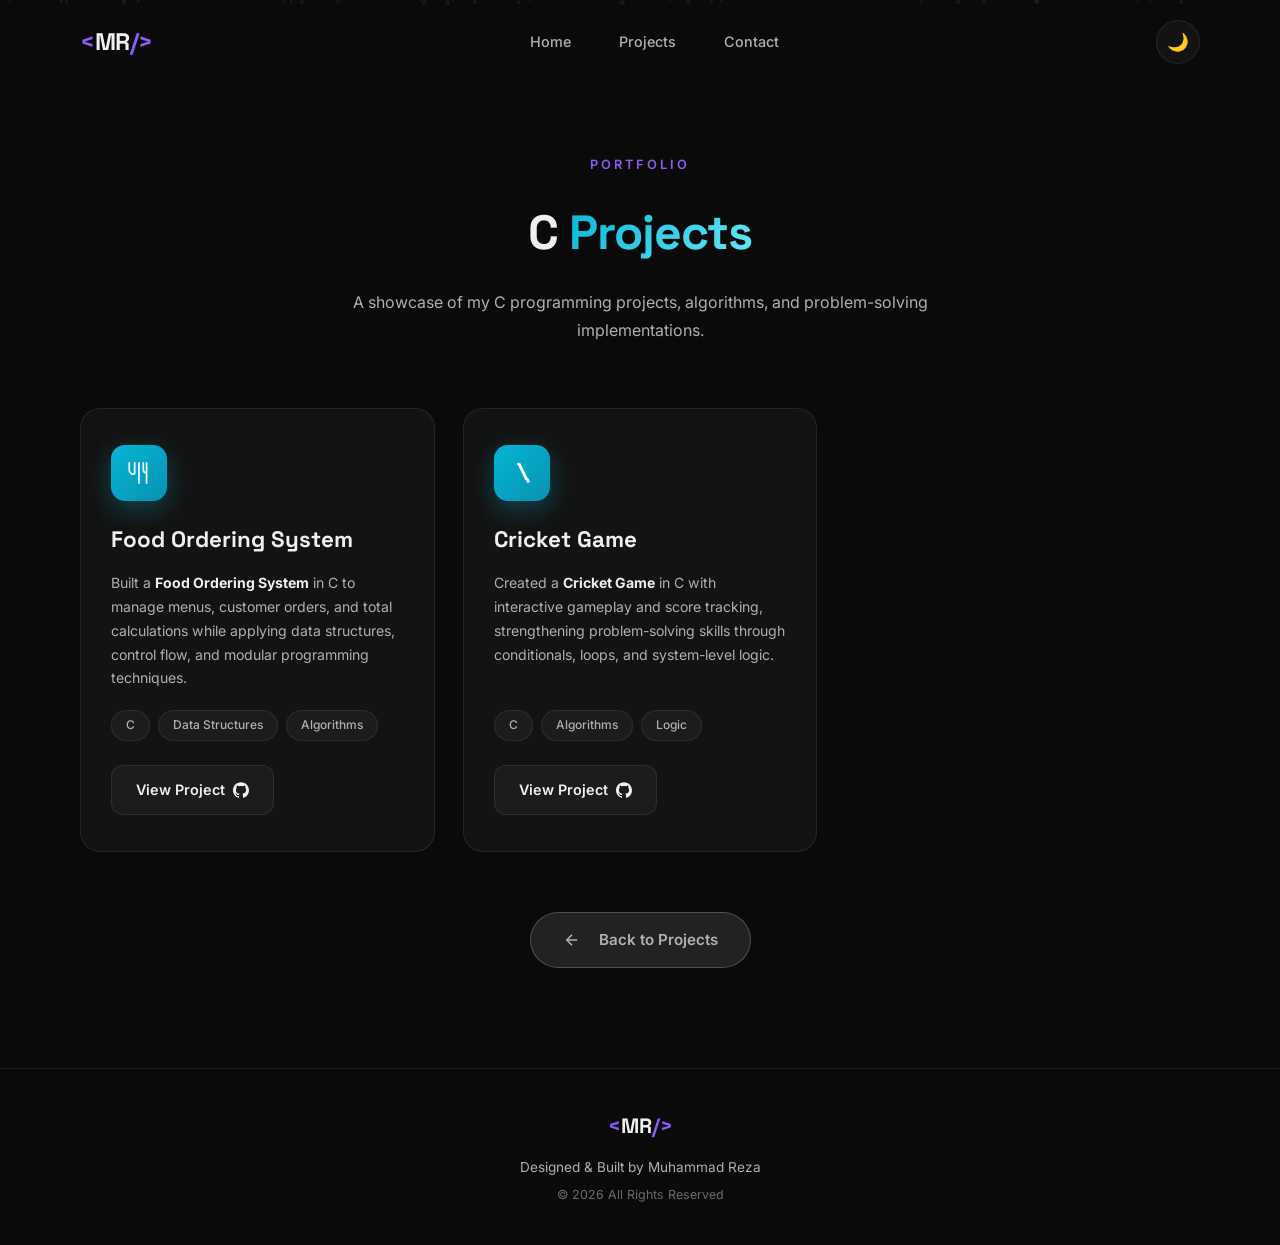
<file: c.html>
<!DOCTYPE html>
<html lang="en">
<head>
    <meta charset="UTF-8">
    <meta name="viewport" content="width=device-width, initial-scale=1.0">
    <link rel="icon" type="image/png" href="favicon.png" sizes="32x32">
    <title>C Language Projects | Muhammad Reza</title>
    <link rel="preconnect" href="https://fonts.googleapis.com">
    <link rel="preconnect" href="https://fonts.gstatic.com" crossorigin>
    <link href="https://fonts.googleapis.com/css2?family=Inter:wght@300;400;500;600;700;800;900&family=Space+Grotesk:wght@400;500;600;700&display=swap" rel="stylesheet">
    <link rel="stylesheet" href="style.css">
</head>
<body>
    <div class="particles" id="particles"></div>

    <nav class="navbar scrolled" id="navbar">
        <div class="nav-container">
            <a href="index.html" class="nav-logo">
                <span class="logo-bracket">&lt;</span>MR<span class="logo-bracket">/&gt;</span>
            </a>
            <ul class="nav-links">
                <li><a href="index.html#home" class="nav-link">Home</a></li>
                <li><a href="index.html#projects" class="nav-link active">Projects</a></li>
                <li><a href="index.html#contact" class="nav-link">Contact</a></li>
            </ul>
            <button class="theme-toggle" id="themeToggle" aria-label="Toggle dark mode">
                <span class="theme-icon moon">🌙</span>
                <span class="theme-icon sun">☀️</span>
            </button>
        </div>
    </nav>

    <section class="projects" style="padding-top: 150px; min-height: calc(100vh - 120px);">
        <div class="projects-container">
            <div class="section-header">
                <span class="section-tag">Portfolio</span>
                <h2 class="section-title">C <span class="text-gradient" style="background: linear-gradient(135deg, var(--cyan), #67e8f9); -webkit-background-clip: text; -webkit-text-fill-color: transparent;">Projects</span></h2>
                <p class="section-subtitle">A showcase of my C programming projects, algorithms, and problem-solving implementations.</p>
            </div>

            <div class="projects-grid">
                <div class="project-card glass-card reveal" id="project-food-ordering">
                    <div class="card-glow card-glow-cyan"></div>
                    <div class="project-icon-wrapper cyan-gradient">
                        <svg viewBox="0 0 24 24" fill="none" stroke="currentColor" stroke-width="1.5">
                            <path d="M3 2v7a4 4 0 0 0 4 4h1"/>
                            <path d="M8 2v11"/>
                            <path d="M12 2v20"/>
                            <path d="M19 2v20"/>
                            <path d="M16 2v7a3 3 0 0 0 3 3"/>
                        </svg>
                    </div>
                    <h3 class="project-title">Food Ordering System</h3>
                    <p class="project-description">Built a <strong>Food Ordering System</strong> in C to manage menus, customer orders, and total calculations while applying data structures, control flow, and modular programming techniques.</p>
                    <div class="project-tags">
                        <span>C</span>
                        <span>Data Structures</span>
                        <span>Algorithms</span>
                    </div>
                    <a href="https://github.com/m-rezaa/Food-Ordering-System.git" target="_blank" rel="noopener noreferrer" class="project-cta">
                        <span>View Project</span>
                        <svg class="github-icon" viewBox="0 0 24 24" fill="currentColor" aria-hidden="true">
                            <path d="M12 .297c-6.63 0-12 5.373-12 12 0 5.303 3.438 9.8 8.205 11.385.6.113.82-.258.82-.577 0-.285-.01-1.04-.015-2.04-3.338.724-4.042-1.61-4.042-1.61-.546-1.387-1.333-1.757-1.333-1.757-1.089-.745.084-.73.084-.73 1.205.085 1.84 1.237 1.84 1.237 1.07 1.835 2.809 1.305 3.495.998.108-.776.418-1.305.762-1.605-2.665-.3-5.466-1.332-5.466-5.93 0-1.31.465-2.38 1.235-3.22-.135-.303-.54-1.523.105-3.176 0 0 1.005-.322 3.3 1.23.96-.267 1.98-.4 3-.405 1.02.005 2.04.138 3 .405 2.28-1.552 3.285-1.23 3.285-1.23.645 1.653.24 2.873.12 3.176.765.84 1.23 1.91 1.23 3.22 0 4.61-2.805 5.625-5.475 5.92.435.375.81 1.096.81 2.22 0 1.606-.015 2.896-.015 3.286 0 .315.21.69.825.57C20.565 22.092 24 17.592 24 12.297c0-6.627-5.373-12-12-12"/>
                        </svg>
                    </a>
                </div>

                <div class="project-card glass-card reveal" id="project-cricket-game">
                    <div class="card-glow card-glow-cyan"></div>
                    <div class="project-icon-wrapper cyan-gradient">
                        <svg viewBox="0 0 24 24" fill="none" stroke="currentColor" stroke-width="1.5">
                            <path d="M8 4l2.5-1 7 14.5-2.5 1L8 4Z" fill="currentColor" stroke="none"/>
                            <path d="M15 17.5l2.5-1.2 2 3.8-2.5 1.2-2-3.8Z" fill="currentColor" stroke="none"/>
                            <path d="M7.5 3.8L10 3"/>
                        </svg>
                    </div>
                    <h3 class="project-title">Cricket Game</h3>
                    <p class="project-description">Created a <strong>Cricket Game</strong> in C with interactive gameplay and score tracking, strengthening problem-solving skills through conditionals, loops, and system-level logic.</p>
                    <div class="project-tags">
                        <span>C</span>
                        <span>Algorithms</span>
                        <span>Logic</span>
                    </div>
                    <a href="https://github.com/m-rezaa/Cricket-Game.git" target="_blank" rel="noopener noreferrer" class="project-cta">
                        <span>View Project</span>
                        <svg class="github-icon" viewBox="0 0 24 24" fill="currentColor" aria-hidden="true">
                            <path d="M12 .297c-6.63 0-12 5.373-12 12 0 5.303 3.438 9.8 8.205 11.385.6.113.82-.258.82-.577 0-.285-.01-1.04-.015-2.04-3.338.724-4.042-1.61-4.042-1.61-.546-1.387-1.333-1.757-1.333-1.757-1.089-.745.084-.73.084-.73 1.205.085 1.84 1.237 1.84 1.237 1.07 1.835 2.809 1.305 3.495.998.108-.776.418-1.305.762-1.605-2.665-.3-5.466-1.332-5.466-5.93 0-1.31.465-2.38 1.235-3.22-.135-.303-.54-1.523.105-3.176 0 0 1.005-.322 3.3 1.23.96-.267 1.98-.4 3-.405 1.02.005 2.04.138 3 .405 2.28-1.552 3.285-1.23 3.285-1.23.645 1.653.24 2.873.12 3.176.765.84 1.23 1.91 1.23 3.22 0 4.61-2.805 5.625-5.475 5.92.435.375.81 1.096.81 2.22 0 1.606-.015 2.896-.015 3.286 0 .315.21.69.825.57C20.565 22.092 24 17.592 24 12.297c0-6.627-5.373-12-12-12"/>
                        </svg>
                    </a>
                </div>
            </div>

            <div style="text-align: center; margin-top: 60px;">
                <a href="index.html#projects" class="btn btn-primary" style="background: rgba(255,255,255,0.1); box-shadow: none; border: 1px solid rgba(255,255,255,0.2); color: var(--white);">
                    <svg viewBox="0 0 24 24" fill="none" stroke="currentColor" stroke-width="2" style="transform: rotate(180deg); margin-right: 8px;">
                        <path d="M5 12h14M12 5l7 7-7 7"/>
                    </svg>
                    <span>Back to Projects</span>
                </a>
            </div>
        </div>
    </section>

    <footer class="footer">
        <div class="footer-container">
            <div class="footer-logo">
                <span class="logo-bracket">&lt;</span>MR<span class="logo-bracket">/&gt;</span>
            </div>
            <p class="footer-text">Designed & Built by Muhammad Reza</p>
            <p class="footer-copy">&copy; 2026 All Rights Reserved</p>
        </div>
    </footer>

    <script src="script.js"></script>
</body>
</html>
</file>
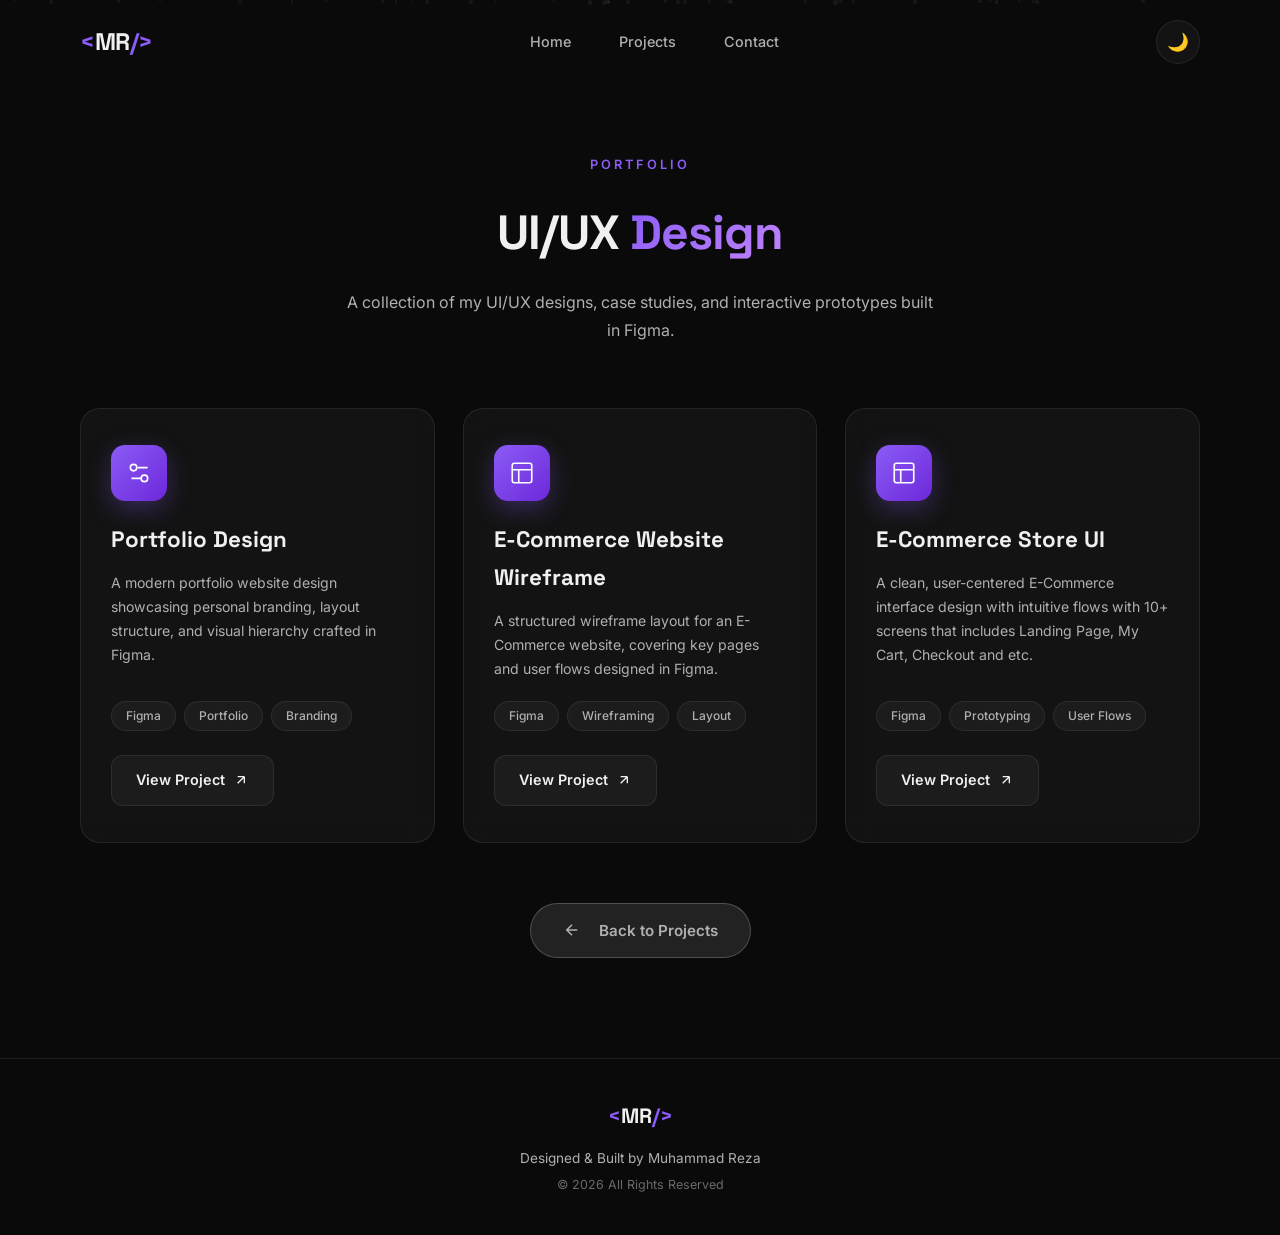
<file: design.html>
<!DOCTYPE html>
<html lang="en">
<head>
    <meta charset="UTF-8">
    <meta name="viewport" content="width=device-width, initial-scale=1.0">
    <link rel="icon" type="image/png" href="favicon.png" sizes="32x32">
    <title>UI/UX Design Projects | Muhammad Reza</title>
    <link rel="preconnect" href="https://fonts.googleapis.com">
    <link rel="preconnect" href="https://fonts.gstatic.com" crossorigin>
    <link href="https://fonts.googleapis.com/css2?family=Inter:wght@300;400;500;600;700;800;900&family=Space+Grotesk:wght@400;500;600;700&display=swap" rel="stylesheet">
    <link rel="stylesheet" href="style.css">
</head>
<body>
    <div class="particles" id="particles"></div>

    <nav class="navbar scrolled" id="navbar">
        <div class="nav-container">
            <a href="index.html" class="nav-logo">
                <span class="logo-bracket">&lt;</span>MR<span class="logo-bracket">/&gt;</span>
            </a>
            <ul class="nav-links">
                <li><a href="index.html#home" class="nav-link">Home</a></li>
                <li><a href="index.html#projects" class="nav-link active">Projects</a></li>
                <li><a href="index.html#contact" class="nav-link">Contact</a></li>
            </ul>
            <button class="theme-toggle" id="themeToggle" aria-label="Toggle dark mode">
                <span class="theme-icon moon">🌙</span>
                <span class="theme-icon sun">☀️</span>
            </button>
        </div>
    </nav>

    <section class="projects" style="padding-top: 150px; min-height: calc(100vh - 120px);">
        <div class="projects-container">
            <div class="section-header">
                <span class="section-tag">Portfolio</span>
                <h2 class="section-title">UI/UX <span class="text-gradient" style="background: linear-gradient(135deg, var(--purple), #c084fc); -webkit-background-clip: text; -webkit-text-fill-color: transparent;">Design</span></h2>
                <p class="section-subtitle">A collection of my UI/UX designs, case studies, and interactive prototypes built in Figma.</p>
            </div>

            <div class="projects-grid">
                <div class="project-card glass-card reveal" id="project-portfolio">
                    <div class="card-glow card-glow-purple"></div>
                    <div class="project-icon-wrapper purple-gradient">
                        <svg viewBox="0 0 24 24" fill="none" stroke="currentColor" stroke-width="1.5">
                            <path d="M20 7h-9"/>
                            <path d="M14 17H5"/>
                            <circle cx="17" cy="17" r="3"/>
                            <circle cx="7" cy="7" r="3"/>
                        </svg>
                    </div>
                    <h3 class="project-title">Portfolio Design</h3>
                    <p class="project-description">A modern portfolio website design showcasing personal branding, layout structure, and visual hierarchy crafted in Figma.</p>
                    <div class="project-tags">
                        <span>Figma</span>
                        <span>Portfolio</span>
                        <span>Branding</span>
                    </div>
                    <a href="https://www.behance.net/gallery/254967585/Portfolio-Design" target="_blank" class="project-cta">
                        <span>View Project</span>
                        <svg viewBox="0 0 24 24" fill="none" stroke="currentColor" stroke-width="2">
                            <path d="M7 17L17 7M17 7H7M17 7v10"/>
                        </svg>
                    </a>
                </div>

                <div class="project-card glass-card reveal" id="project-wireframe">
                    <div class="card-glow card-glow-purple"></div>
                    <div class="project-icon-wrapper purple-gradient">
                        <svg viewBox="0 0 24 24" fill="none" stroke="currentColor" stroke-width="1.5">
                            <rect x="3" y="3" width="18" height="18" rx="2"/>
                            <path d="M3 9h18M9 21V9"/>
                        </svg>
                    </div>
                    <h3 class="project-title">E-Commerce Website Wireframe</h3>
                    <p class="project-description">A structured wireframe layout for an E-Commerce website, covering key pages and user flows designed in Figma.</p>
                    <div class="project-tags">
                        <span>Figma</span>
                        <span>Wireframing</span>
                        <span>Layout</span>
                    </div>
                    <a href="https://www.behance.net/gallery/254734931/E-Commerce-Website-Wireframe" target="_blank" rel="noopener noreferrer" class="project-cta">
                        <span>View Project</span>
                        <svg viewBox="0 0 24 24" fill="none" stroke="currentColor" stroke-width="2">
                            <path d="M7 17L17 7M17 7H7M17 7v10"/>
                        </svg>
                    </a>
                </div>

                <div class="project-card glass-card reveal" id="project-uiux">
                    <div class="card-glow card-glow-purple"></div>
                    <div class="project-icon-wrapper purple-gradient">
                        <svg viewBox="0 0 24 24" fill="none" stroke="currentColor" stroke-width="1.5">
                            <rect x="3" y="3" width="18" height="18" rx="2"/>
                            <path d="M3 9h18M9 21V9"/>
                        </svg>
                    </div>
                    <h3 class="project-title">E-Commerce Store UI</h3>
                    <p class="project-description">A clean, user-centered E-Commerce interface design with intuitive flows with 10+ screens that includes Landing Page, My Cart, Checkout and etc.</p>
                    <div class="project-tags">
                        <span>Figma</span>
                        <span>Prototyping</span>
                        <span>User Flows</span> 
                    </div>
                    <a href="store-ui.html" target="_blank" class="project-cta">
                        <span>View Project</span>
                        <svg viewBox="0 0 24 24" fill="none" stroke="currentColor" stroke-width="2">
                            <path d="M7 17L17 7M17 7H7M17 7v10"/>
                        </svg>
                    </a>
                </div>

                <!-- Placeholder for new projects
                <div class="project-card glass-card reveal" style="border: 2px dashed rgba(255,255,255,0.2); background: transparent; display: flex; align-items: center; justify-content: center; text-align: center; min-height: 350px;">
                    <div>
                        <svg viewBox="0 0 24 24" fill="none" stroke="currentColor" stroke-width="2" style="width: 40px; height: 40px; color: var(--smoke); margin-bottom: 16px;">
                            <line x1="12" y1="5" x2="12" y2="19"></line>
                            <line x1="5" y1="12" x2="19" y2="12"></line>
                        </svg>
                        <h3 style="color: var(--smoke-light);">Add New Project</h3>
                        <p style="color: var(--smoke); font-size: 0.85rem; margin-top: 8px;">Copy the card structure above</p>
                    </div>
                </div> -->
            </div>
            
            <div style="text-align: center; margin-top: 60px;">
                <a href="index.html#projects" class="btn btn-primary" style="background: rgba(255,255,255,0.1); box-shadow: none; border: 1px solid rgba(255,255,255,0.2); color: var(--white);">
                    <svg viewBox="0 0 24 24" fill="none" stroke="currentColor" stroke-width="2" style="transform: rotate(180deg); margin-right: 8px;">
                        <path d="M5 12h14M12 5l7 7-7 7"/>
                    </svg>
                    <span>Back to Projects</span>
                </a>
            </div>
        </div>
    </section>

    <footer class="footer">
        <div class="footer-container">
            <div class="footer-logo">
                <span class="logo-bracket">&lt;</span>MR<span class="logo-bracket">/&gt;</span>
            </div>
            <p class="footer-text">Designed & Built by Muhammad Reza</p>
            <p class="footer-copy">&copy; 2026 All Rights Reserved</p>
        </div>
    </footer>

    <script src="script.js"></script>
</body>
</html>
</file>
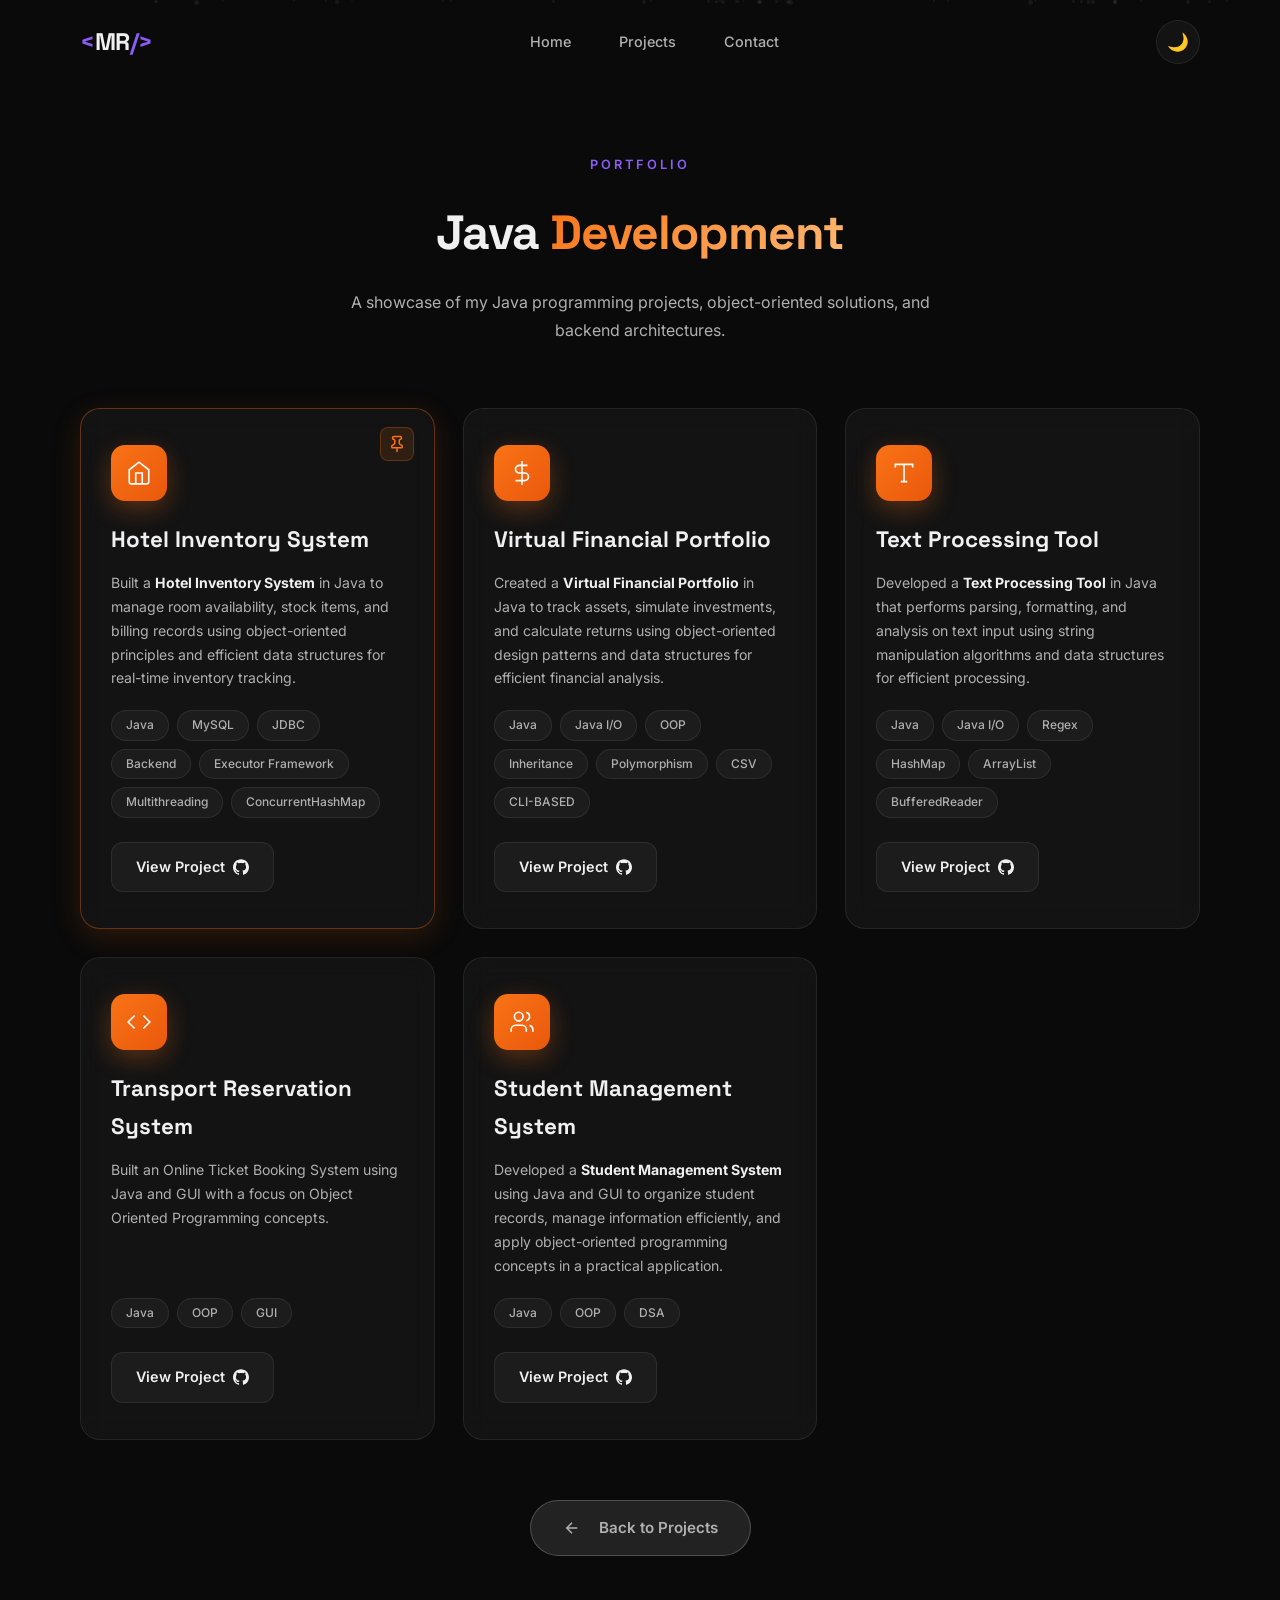
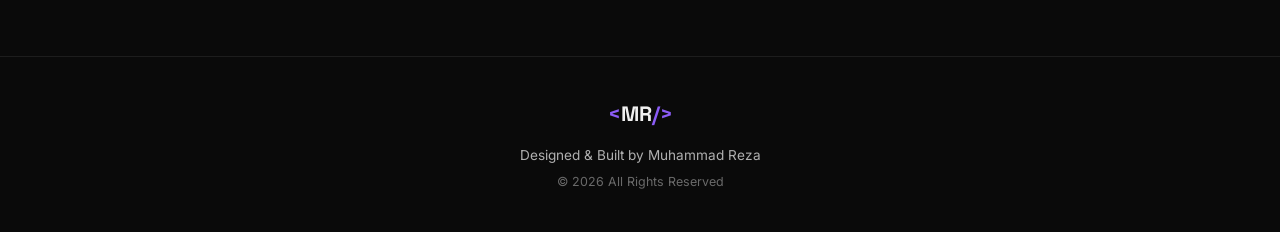
<file: java.html>
<!DOCTYPE html>
<html lang="en">
<head>
    <meta charset="UTF-8">
    <meta name="viewport" content="width=device-width, initial-scale=1.0">
    <link rel="icon" type="image/png" href="favicon.png" sizes="32x32">
    <title>Java Development Projects | Muhammad Reza</title>
    <link rel="preconnect" href="https://fonts.googleapis.com">
    <link rel="preconnect" href="https://fonts.gstatic.com" crossorigin>
    <link href="https://fonts.googleapis.com/css2?family=Inter:wght@300;400;500;600;700;800;900&family=Space+Grotesk:wght@400;500;600;700&display=swap" rel="stylesheet">
    <link rel="stylesheet" href="style.css">
</head>
<body>
    <div class="particles" id="particles"></div>

    <nav class="navbar scrolled" id="navbar">
        <div class="nav-container">
            <a href="index.html" class="nav-logo">
                <span class="logo-bracket">&lt;</span>MR<span class="logo-bracket">/&gt;</span>
            </a>
            <ul class="nav-links">
                <li><a href="index.html#home" class="nav-link">Home</a></li>
                <li><a href="index.html#projects" class="nav-link active">Projects</a></li>
                <li><a href="index.html#contact" class="nav-link">Contact</a></li>
            </ul>
            <button class="theme-toggle" id="themeToggle" aria-label="Toggle dark mode">
                <span class="theme-icon moon">🌙</span>
                <span class="theme-icon sun">☀️</span>
            </button>
        </div>
    </nav>

    <section class="projects" style="padding-top: 150px; min-height: calc(100vh - 120px);">
        <div class="projects-container">
            <div class="section-header">
                <span class="section-tag">Portfolio</span>
                <h2 class="section-title">Java <span class="text-gradient" style="background: linear-gradient(135deg, var(--orange), #fdba74); -webkit-background-clip: text; -webkit-text-fill-color: transparent;">Development</span></h2>
                <p class="section-subtitle">A showcase of my Java programming projects, object-oriented solutions, and backend architectures.</p>
            </div>

            <div class="projects-grid">
                <div class="project-card glass-card reveal pinned" id="project-hotel-inventory">
                    <div class="card-glow card-glow-orange"></div>
                    <div class="pin-badge" title="Pinned">
                        <svg viewBox="0 0 24 24" fill="none" stroke="currentColor" stroke-width="2" stroke-linecap="round" stroke-linejoin="round">
                            <path d="M12 17v5"/>
                            <path d="M9 10.76a2 2 0 0 1-1.11 1.79l-1.78.9A2 2 0 0 0 5 15.24V16a1 1 0 0 0 1 1h12a1 1 0 0 0 1-1v-.76a2 2 0 0 0-1.11-1.79l-1.78-.9A2 2 0 0 1 15 10.76V7a1 1 0 0 1 1-1 2 2 0 0 0 0-4H8a2 2 0 0 0 0 4 1 1 0 0 1 1 1z"/>
                        </svg>
                    </div>
                    <div class="project-icon-wrapper orange-gradient">
                        <svg viewBox="0 0 24 24" fill="none" stroke="currentColor" stroke-width="1.5">
                            <path d="M3 9l9-7 9 7v11a2 2 0 0 1-2 2H5a2 2 0 0 1-2-2z"/>
                            <polyline points="9 22 9 12 15 12 15 22"/>
                        </svg>
                    </div>
                    <h3 class="project-title">Hotel Inventory System</h3>
                    <p class="project-description">Built a <strong>Hotel Inventory System</strong> in Java to manage room availability, stock items, and billing records using object-oriented principles and efficient data structures for real-time inventory tracking.</p>
                    <div class="project-tags">
                        <span>Java</span>
                        <span>MySQL</span>
                        <span>JDBC</span>
                        <span>Backend</span>
                        <span>Executor Framework</span>
                        <span>Multithreading</span>
                        <span>ConcurrentHashMap</span>
                    </div>
                    <a href="https://github.com/m-rezaa/Hotel-Room-Booking.git" target="_blank" rel="noopener noreferrer" class="project-cta">
                        <span>View Project</span>
                        <svg class="github-icon" viewBox="0 0 24 24" fill="currentColor" aria-hidden="true">
                            <path d="M12 .297c-6.63 0-12 5.373-12 12 0 5.303 3.438 9.8 8.205 11.385.6.113.82-.258.82-.577 0-.285-.01-1.04-.015-2.04-3.338.724-4.042-1.61-4.042-1.61-.546-1.387-1.333-1.757-1.333-1.757-1.089-.745.084-.73.084-.73 1.205.085 1.84 1.237 1.84 1.237 1.07 1.835 2.809 1.305 3.495.998.108-.776.418-1.305.762-1.605-2.665-.3-5.466-1.332-5.466-5.93 0-1.31.465-2.38 1.235-3.22-.135-.303-.54-1.523.105-3.176 0 0 1.005-.322 3.3 1.23.96-.267 1.98-.4 3-.405 1.02.005 2.04.138 3 .405 2.28-1.552 3.285-1.23 3.285-1.23.645 1.653.24 2.873.12 3.176.765.84 1.23 1.91 1.23 3.22 0 4.61-2.805 5.625-5.475 5.92.435.375.81 1.096.81 2.22 0 1.606-.015 2.896-.015 3.286 0 .315.21.69.825.57C20.565 22.092 24 17.592 24 12.297c0-6.627-5.373-12-12-12"/>
                        </svg>
                    </a>
                </div>

                <div class="project-card glass-card reveal" id="project-financial-portfolio">
                    <div class="card-glow card-glow-orange"></div>
                    <div class="project-icon-wrapper orange-gradient">
                        <svg viewBox="0 0 24 24" fill="none" stroke="currentColor" stroke-width="1.5">
                            <line x1="12" y1="1" x2="12" y2="23"/>
                            <path d="M17 5H9.5a3.5 3.5 0 0 0 0 7h5a3.5 3.5 0 0 1 0 7H6"/>
                        </svg>
                    </div>
                    <h3 class="project-title">Virtual Financial Portfolio</h3>
                    <p class="project-description">Created a <strong>Virtual Financial Portfolio</strong> in Java to track assets, simulate investments, and calculate returns using object-oriented design patterns and data structures for efficient financial analysis.</p>
                    <div class="project-tags">
                        <span>Java</span>
                        <span>Java I/O</span>
                        <span>OOP</span>
                        <span>Inheritance</span>
                        <span>Polymorphism</span>
                        <span>CSV</span>
                        <span>CLI-BASED</span>
                    </div>
                    <a href="https://github.com/m-rezaa/Financial-Portfolio.git" target="_blank" rel="noopener noreferrer" class="project-cta">
                        <span>View Project</span>
                        <svg class="github-icon" viewBox="0 0 24 24" fill="currentColor" aria-hidden="true">
                            <path d="M12 .297c-6.63 0-12 5.373-12 12 0 5.303 3.438 9.8 8.205 11.385.6.113.82-.258.82-.577 0-.285-.01-1.04-.015-2.04-3.338.724-4.042-1.61-4.042-1.61-.546-1.387-1.333-1.757-1.333-1.757-1.089-.745.084-.73.084-.73 1.205.085 1.84 1.237 1.84 1.237 1.07 1.835 2.809 1.305 3.495.998.108-.776.418-1.305.762-1.605-2.665-.3-5.466-1.332-5.466-5.93 0-1.31.465-2.38 1.235-3.22-.135-.303-.54-1.523.105-3.176 0 0 1.005-.322 3.3 1.23.96-.267 1.98-.4 3-.405 1.02.005 2.04.138 3 .405 2.28-1.552 3.285-1.23 3.285-1.23.645 1.653.24 2.873.12 3.176.765.84 1.23 1.91 1.23 3.22 0 4.61-2.805 5.625-5.475 5.92.435.375.81 1.096.81 2.22 0 1.606-.015 2.896-.015 3.286 0 .315.21.69.825.57C20.565 22.092 24 17.592 24 12.297c0-6.627-5.373-12-12-12"/>
                        </svg>
                    </a>
                </div>

                <div class="project-card glass-card reveal" id="project-text-processing">
                    <div class="card-glow card-glow-orange"></div>
                    <div class="project-icon-wrapper orange-gradient">
                        <svg viewBox="0 0 24 24" fill="none" stroke="currentColor" stroke-width="1.5">
                            <polyline points="4 7 4 4 20 4 20 7"/>
                            <line x1="9" y1="20" x2="15" y2="20"/>
                            <line x1="12" y1="4" x2="12" y2="20"/>
                        </svg>
                    </div>
                    <h3 class="project-title">Text Processing Tool</h3>
                    <p class="project-description">Developed a <strong>Text Processing Tool</strong> in Java that performs parsing, formatting, and analysis on text input using string manipulation algorithms and data structures for efficient processing.</p>
                    <div class="project-tags">
                        <span>Java</span>
                        <span>Java I/O</span>
                        <span>Regex</span>
                        <span>HashMap</span>
                        <span>ArrayList</span>
                        <span>BufferedReader</span>
                    </div>
                    <a href="https://github.com/m-rezaa/Text-Processing-Tool.git" target="_blank" rel="noopener noreferrer" class="project-cta">
                        <span>View Project</span>
                        <svg class="github-icon" viewBox="0 0 24 24" fill="currentColor" aria-hidden="true">
                            <path d="M12 .297c-6.63 0-12 5.373-12 12 0 5.303 3.438 9.8 8.205 11.385.6.113.82-.258.82-.577 0-.285-.01-1.04-.015-2.04-3.338.724-4.042-1.61-4.042-1.61-.546-1.387-1.333-1.757-1.333-1.757-1.089-.745.084-.73.084-.73 1.205.085 1.84 1.237 1.84 1.237 1.07 1.835 2.809 1.305 3.495.998.108-.776.418-1.305.762-1.605-2.665-.3-5.466-1.332-5.466-5.93 0-1.31.465-2.38 1.235-3.22-.135-.303-.54-1.523.105-3.176 0 0 1.005-.322 3.3 1.23.96-.267 1.98-.4 3-.405 1.02.005 2.04.138 3 .405 2.28-1.552 3.285-1.23 3.285-1.23.645 1.653.24 2.873.12 3.176.765.84 1.23 1.91 1.23 3.22 0 4.61-2.805 5.625-5.475 5.92.435.375.81 1.096.81 2.22 0 1.606-.015 2.896-.015 3.286 0 .315.21.69.825.57C20.565 22.092 24 17.592 24 12.297c0-6.627-5.373-12-12-12"/>
                        </svg>
                    </a>
                </div>

                <div class="project-card glass-card reveal" id="project-java">
                    <div class="card-glow card-glow-orange"></div>
                    <div class="project-icon-wrapper orange-gradient">
                        <svg viewBox="0 0 24 24" fill="none" stroke="currentColor" stroke-width="1.5">
                            <polyline points="16 18 22 12 16 6"/>
                            <polyline points="8 6 2 12 8 18"/>
                        </svg>
                    </div>
                    <h3 class="project-title">Transport Reservation System</h3>
                    <p class="project-description">Built an Online Ticket Booking System using Java and GUI with a focus on Object Oriented Programming concepts.</p>
                    <div class="project-tags">
                        <span>Java</span>
                        <span>OOP</span>
                        <span>GUI</span>
                    </div>
                    <a href="https://github.com/m-rezaa/Java-GUI-Project/releases/tag/v1.0" target="_blank" rel="noopener noreferrer" class="project-cta">
                        <span>View Project</span>
                        <svg class="github-icon" viewBox="0 0 24 24" fill="currentColor" aria-hidden="true">
                            <path d="M12 .297c-6.63 0-12 5.373-12 12 0 5.303 3.438 9.8 8.205 11.385.6.113.82-.258.82-.577 0-.285-.01-1.04-.015-2.04-3.338.724-4.042-1.61-4.042-1.61-.546-1.387-1.333-1.757-1.333-1.757-1.089-.745.084-.73.084-.73 1.205.085 1.84 1.237 1.84 1.237 1.07 1.835 2.809 1.305 3.495.998.108-.776.418-1.305.762-1.605-2.665-.3-5.466-1.332-5.466-5.93 0-1.31.465-2.38 1.235-3.22-.135-.303-.54-1.523.105-3.176 0 0 1.005-.322 3.3 1.23.96-.267 1.98-.4 3-.405 1.02.005 2.04.138 3 .405 2.28-1.552 3.285-1.23 3.285-1.23.645 1.653.24 2.873.12 3.176.765.84 1.23 1.91 1.23 3.22 0 4.61-2.805 5.625-5.475 5.92.435.375.81 1.096.81 2.22 0 1.606-.015 2.896-.015 3.286 0 .315.21.69.825.57C20.565 22.092 24 17.592 24 12.297c0-6.627-5.373-12-12-12"/>
                        </svg>
                    </a>
                </div>

                <div class="project-card glass-card reveal" id="project-student-management">
                    <div class="card-glow card-glow-orange"></div>
                    <div class="project-icon-wrapper orange-gradient">
                        <svg viewBox="0 0 24 24" fill="none" stroke="currentColor" stroke-width="1.5">
                            <path d="M16 21v-2a4 4 0 0 0-4-4H6a4 4 0 0 0-4 4v2"/>
                            <circle cx="9" cy="7" r="4"/>
                            <path d="M22 21v-2a4 4 0 0 0-3-3.87M16 3.13a4 4 0 0 1 0 7.75"/>
                        </svg>
                    </div>
                    <h3 class="project-title">Student Management System</h3>
                    <p class="project-description">Developed a <strong>Student Management System</strong> using Java and GUI to organize student records, manage information efficiently, and apply object-oriented programming concepts in a practical application.</p>
                    <div class="project-tags">
                        <span>Java</span>
                        <span>OOP</span>
                        <span>DSA</span>
                    </div>
                    <a href="https://github.com/m-rezaa/Student-Management-System.git" target="_blank" rel="noopener noreferrer" class="project-cta">
                        <span>View Project</span>
                        <svg class="github-icon" viewBox="0 0 24 24" fill="currentColor" aria-hidden="true">
                            <path d="M12 .297c-6.63 0-12 5.373-12 12 0 5.303 3.438 9.8 8.205 11.385.6.113.82-.258.82-.577 0-.285-.01-1.04-.015-2.04-3.338.724-4.042-1.61-4.042-1.61-.546-1.387-1.333-1.757-1.333-1.757-1.089-.745.084-.73.084-.73 1.205.085 1.84 1.237 1.84 1.237 1.07 1.835 2.809 1.305 3.495.998.108-.776.418-1.305.762-1.605-2.665-.3-5.466-1.332-5.466-5.93 0-1.31.465-2.38 1.235-3.22-.135-.303-.54-1.523.105-3.176 0 0 1.005-.322 3.3 1.23.96-.267 1.98-.4 3-.405 1.02.005 2.04.138 3 .405 2.28-1.552 3.285-1.23 3.285-1.23.645 1.653.24 2.873.12 3.176.765.84 1.23 1.91 1.23 3.22 0 4.61-2.805 5.625-5.475 5.92.435.375.81 1.096.81 2.22 0 1.606-.015 2.896-.015 3.286 0 .315.21.69.825.57C20.565 22.092 24 17.592 24 12.297c0-6.627-5.373-12-12-12"/>
                        </svg>
                    </a>
                </div>
            </div>
            
            <div style="text-align: center; margin-top: 60px;">
                <a href="index.html#projects" class="btn btn-primary" style="background: rgba(255,255,255,0.1); box-shadow: none; border: 1px solid rgba(255,255,255,0.2); color: var(--white);">
                    <svg viewBox="0 0 24 24" fill="none" stroke="currentColor" stroke-width="2" style="transform: rotate(180deg); margin-right: 8px;">
                        <path d="M5 12h14M12 5l7 7-7 7"/>
                    </svg>
                    <span>Back to Projects</span>
                </a>
            </div>
        </div>
    </section>

    <footer class="footer">
        <div class="footer-container">
            <div class="footer-logo">
                <span class="logo-bracket">&lt;</span>MR<span class="logo-bracket">/&gt;</span>
            </div>
            <p class="footer-text">Designed & Built by Muhammad Reza</p>
            <p class="footer-copy">&copy; 2026 All Rights Reserved</p>
        </div>
    </footer>

    <script src="script.js"></script>
</body>
</html>
</file>
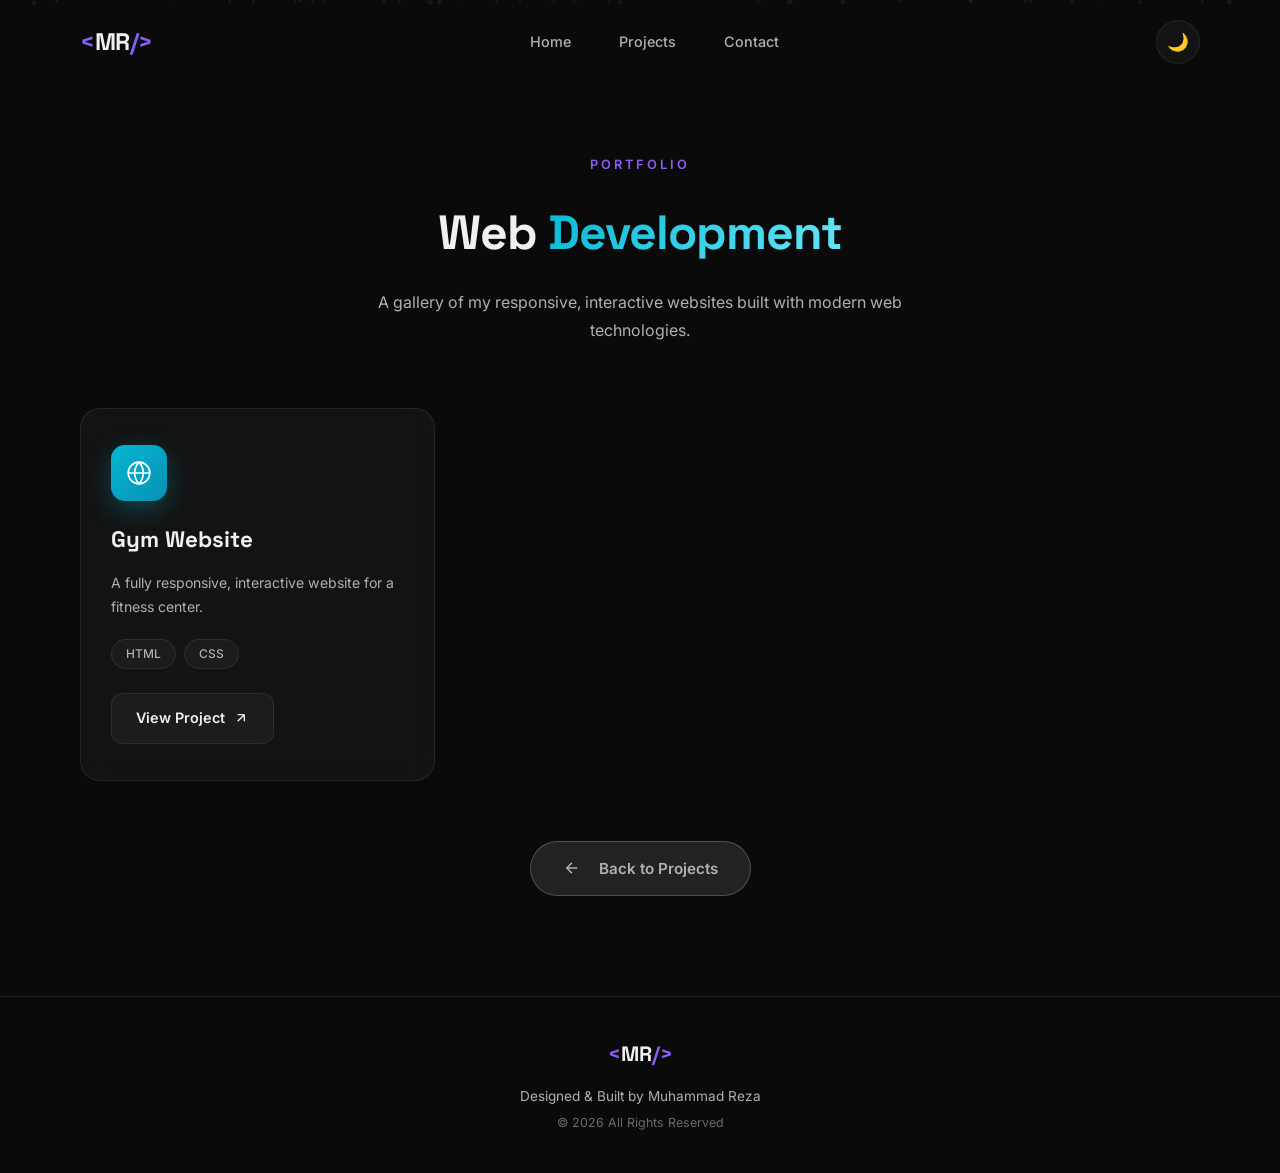
<file: web.html>
<!DOCTYPE html>
<html lang="en">
<head>
    <meta charset="UTF-8">
    <meta name="viewport" content="width=device-width, initial-scale=1.0">
    <link rel="icon" type="image/png" href="favicon.png" sizes="32x32">
    <title>Web Development Projects | Muhammad Reza</title>
    <link rel="preconnect" href="https://fonts.googleapis.com">
    <link rel="preconnect" href="https://fonts.gstatic.com" crossorigin>
    <link href="https://fonts.googleapis.com/css2?family=Inter:wght@300;400;500;600;700;800;900&family=Space+Grotesk:wght@400;500;600;700&display=swap" rel="stylesheet">
    <link rel="stylesheet" href="style.css">
</head>
<body>
    <div class="particles" id="particles"></div>

    <nav class="navbar scrolled" id="navbar">
        <div class="nav-container">
            <a href="index.html" class="nav-logo">
                <span class="logo-bracket">&lt;</span>MR<span class="logo-bracket">/&gt;</span>
            </a>
            <ul class="nav-links">
                <li><a href="index.html#home" class="nav-link">Home</a></li>
                <li><a href="index.html#projects" class="nav-link active">Projects</a></li>
                <li><a href="index.html#contact" class="nav-link">Contact</a></li>
            </ul>
            <button class="theme-toggle" id="themeToggle" aria-label="Toggle dark mode">
                <span class="theme-icon moon">🌙</span>
                <span class="theme-icon sun">☀️</span>
            </button>
        </div>
    </nav>

    <section class="projects" style="padding-top: 150px; min-height: calc(100vh - 120px);">
        <div class="projects-container">
            <div class="section-header">
                <span class="section-tag">Portfolio</span>
                <h2 class="section-title">Web <span class="text-gradient" style="background: linear-gradient(135deg, var(--cyan), #67e8f9); -webkit-background-clip: text; -webkit-text-fill-color: transparent;">Development</span></h2>
                <p class="section-subtitle">A gallery of my responsive, interactive websites built with modern web technologies.</p>
            </div>

            <div class="projects-grid">
                <!-- Example Project Card (User can copy this to add more) -->
                <div class="project-card glass-card reveal" id="project-web">
                    <div class="card-glow card-glow-cyan"></div>
                    <div class="project-icon-wrapper cyan-gradient">
                        <svg viewBox="0 0 24 24" fill="none" stroke="currentColor" stroke-width="1.5">
                            <circle cx="12" cy="12" r="10"/>
                            <line x1="2" y1="12" x2="22" y2="12"/>
                            <path d="M12 2a15.3 15.3 0 0 1 4 10 15.3 15.3 0 0 1-4 10 15.3 15.3 0 0 1-4-10 15.3 15.3 0 0 1 4-10z"/>
                        </svg>
                    </div>
                    <h3 class="project-title">Gym Website</h3>
                    <p class="project-description">A fully responsive, interactive website for a fitness center.</p>
                    <div class="project-tags">
                        <span>HTML</span>
                        <span>CSS</span>
                    </div>
                    <a href="#" class="project-cta">
                        <span>View Project</span>
                        <svg viewBox="0 0 24 24" fill="none" stroke="currentColor" stroke-width="2">
                            <path d="M7 17L17 7M17 7H7M17 7v10"/>
                        </svg>
                    </a>
                </div>
                
                <!-- Placeholder for new projects
                <div class="project-card glass-card reveal" style="border: 2px dashed rgba(255,255,255,0.2); background: transparent; display: flex; align-items: center; justify-content: center; text-align: center; min-height: 350px;">
                    <div>
                        <svg viewBox="0 0 24 24" fill="none" stroke="currentColor" stroke-width="2" style="width: 40px; height: 40px; color: var(--smoke); margin-bottom: 16px;">
                            <line x1="12" y1="5" x2="12" y2="19"></line>
                            <line x1="5" y1="12" x2="19" y2="12"></line>
                        </svg>
                        <h3 style="color: var(--smoke-light);">Add New Project</h3>
                        <p style="color: var(--smoke); font-size: 0.85rem; margin-top: 8px;">Copy the card structure above</p>
                    </div>
                </div> -->
            </div>
            
            <div style="text-align: center; margin-top: 60px;">
                <a href="index.html#projects" class="btn btn-primary" style="background: rgba(255,255,255,0.1); box-shadow: none; border: 1px solid rgba(255,255,255,0.2); color: var(--white);">
                    <svg viewBox="0 0 24 24" fill="none" stroke="currentColor" stroke-width="2" style="transform: rotate(180deg); margin-right: 8px;">
                        <path d="M5 12h14M12 5l7 7-7 7"/>
                    </svg>
                    <span>Back to Projects</span>
                </a>
            </div>
        </div>
    </section>

    <footer class="footer">
        <div class="footer-container">
            <div class="footer-logo">
                <span class="logo-bracket">&lt;</span>MR<span class="logo-bracket">/&gt;</span>
            </div>
            <p class="footer-text">Designed & Built by Muhammad Reza</p>
            <p class="footer-copy">&copy; 2026 All Rights Reserved</p>
        </div>
    </footer>

    <script src="script.js"></script>
</body>
</html>
</file>
<file: style.css>
/* ===== RESET & BASE ===== */
*, *::before, *::after { margin: 0; padding: 0; box-sizing: border-box; }

/* ===== DARK THEME (default) ===== */
:root,
[data-theme="dark"] {
    --bg: #0a0a0a;
    --bg-2: #111111;
    --bg-3: #1a1a1a;
    --border: rgba(255, 255, 255, 0.08);
    --border-hover: rgba(255, 255, 255, 0.16);
    --text: #f0f0f0;
    --text-muted: #b0b0b0;
    --text-dim: #6a6a6a;
    --glass-bg: rgba(255, 255, 255, 0.04);
    --glass-hover: rgba(255, 255, 255, 0.08);
    --purple: #8b5cf6;
    --purple-glow: rgba(139, 92, 246, 0.3);
    --orange: #f97316;
    --orange-glow: rgba(249, 115, 22, 0.3);
    --cyan: #06b6d4;
    --cyan-glow: rgba(6, 182, 212, 0.3);
    --blue: #3b82f6;
    --yellow: #eab308;
    --shadow: rgba(0, 0, 0, 0.5);
    --particle-color: rgba(255, 255, 255, 0.06);
    --nav-bg: rgba(10, 10, 10, 0.88);
}

/* ===== LIGHT THEME ===== */
[data-theme="light"] {
    --bg: #f5f5f7;
    --bg-2: #ffffff;
    --bg-3: #ebebeb;
    --border: rgba(0, 0, 0, 0.08);
    --border-hover: rgba(0, 0, 0, 0.16);
    --text: #111111;
    --text-muted: #555555;
    --text-dim: #999999;
    --glass-bg: rgba(255, 255, 255, 0.7);
    --glass-hover: rgba(255, 255, 255, 0.9);
    --purple: #7c3aed;
    --purple-glow: rgba(124, 58, 237, 0.2);
    --orange: #ea580c;
    --orange-glow: rgba(234, 88, 12, 0.2);
    --cyan: #0891b2;
    --cyan-glow: rgba(8, 145, 178, 0.2);
    --blue: #2563eb;
    --yellow: #ca8a04;
    --shadow: rgba(0, 0, 0, 0.12);
    --particle-color: rgba(0, 0, 0, 0.04);
    --nav-bg: rgba(245, 245, 247, 0.88);
}

--font-main: 'Inter', sans-serif;
--font-display: 'Space Grotesk', sans-serif;

html { scroll-behavior: smooth; scroll-padding-top: 80px; }

body {
    font-family: 'Inter', sans-serif;
    background: var(--bg);
    color: var(--text-muted);
    line-height: 1.7;
    overflow-x: hidden;
    transition: background 0.4s ease, color 0.4s ease;
}

/* ===== PARTICLES ===== */
.particles {
    position: fixed; inset: 0;
    z-index: 0; pointer-events: none;
    overflow: hidden;
}

.particle {
    position: absolute;
    border-radius: 50%;
    background: var(--particle-color);
    animation: floatParticle linear infinite;
}

@keyframes floatParticle {
    0% { transform: translateY(100vh) rotate(0deg); opacity: 0; }
    10% { opacity: 1; }
    90% { opacity: 1; }
    100% { transform: translateY(-10vh) rotate(360deg); opacity: 0; }
}

/* ===== NAVBAR ===== */
.navbar {
    position: fixed; top: 0; left: 0; right: 0;
    z-index: 1000;
    padding: 20px 0;
    transition: all 0.4s ease;
    backdrop-filter: blur(0px);
}

.navbar.scrolled {
    padding: 12px 0;
    background: var(--nav-bg);
    backdrop-filter: blur(24px);
    border-bottom: 1px solid var(--border);
    box-shadow: 0 4px 30px var(--shadow);
}

.nav-container {
    max-width: 1200px; margin: 0 auto;
    padding: 0 40px;
    display: flex; justify-content: space-between; align-items: center;
}

.nav-logo {
    font-family: 'Space Grotesk', sans-serif;
    font-size: 1.5rem; font-weight: 700;
    color: var(--text);
    text-decoration: none;
    letter-spacing: -0.5px;
    transition: opacity 0.2s ease;
}
.nav-logo:hover { opacity: 0.8; }

.logo-bracket { color: var(--purple); }

.nav-links {
    display: flex; gap: 8px;
    list-style: none;
}

.nav-link {
    color: var(--text-muted);
    text-decoration: none;
    font-size: 0.9rem; font-weight: 500;
    padding: 8px 20px;
    border-radius: 100px;
    transition: all 0.3s ease;
}

.nav-link:hover, .nav-link.active {
    color: var(--text);
    background: var(--glass-bg);
}

/* ===== THEME TOGGLE ===== */
.theme-toggle {
    width: 44px; height: 44px;
    border-radius: 50%;
    border: 1px solid var(--border);
    background: var(--glass-bg);
    cursor: pointer;
    display: flex; align-items: center; justify-content: center;
    font-size: 1.1rem;
    transition: all 0.3s ease;
    position: relative;
    overflow: hidden;
    backdrop-filter: blur(8px);
}

.theme-toggle:hover {
    background: var(--glass-hover);
    border-color: var(--border-hover);
    transform: rotate(15deg) scale(1.1);
}

.theme-icon {
    position: absolute;
    transition: all 0.4s cubic-bezier(0.4, 0, 0.2, 1);
}

[data-theme="dark"] .moon { opacity: 1; transform: translateY(0); }
[data-theme="dark"] .sun  { opacity: 0; transform: translateY(20px); }
[data-theme="light"] .moon { opacity: 0; transform: translateY(-20px); }
[data-theme="light"] .sun  { opacity: 1; transform: translateY(0); }

/* ===== GLASS CARD ===== */
.glass-card {
    background: var(--glass-bg);
    border: 1px solid var(--border);
    border-radius: 16px;
    backdrop-filter: blur(12px);
    transition: all 0.4s cubic-bezier(0.4, 0, 0.2, 1);
}

.glass-card:hover {
    background: var(--glass-hover);
    border-color: var(--border-hover);
    transform: translateY(-6px);
    box-shadow: 0 24px 60px var(--shadow);
}

/* ===== HERO SECTION ===== */
.hero {
    min-height: 100vh;
    display: flex; align-items: center;
    position: relative; z-index: 1;
    padding: 120px 0 80px;
}

.hero-container {
    max-width: 1200px; margin: 0 auto;
    padding: 0 40px;
    display: grid;
    grid-template-columns: 1.2fr 0.8fr;
    gap: 120px; align-items: center;
}

.hero-content {
    margin-left: 30px;
    margin-right: 60px;
    padding-right: 10px;
}

/* Hero Badge */
.hero-badge {
    display: inline-flex; align-items: center; gap: 10px;
    padding: 8px 18px 8px 12px;
    border-radius: 100px;
    background: rgba(139, 92, 246, 0.1);
    border: 1px solid rgba(139, 92, 246, 0.25);
    font-size: 0.8rem; font-weight: 500;
    color: var(--purple);
    margin-bottom: 32px;
    animation: fadeInUp 0.8s ease;
}

.badge-dot {
    width: 8px; height: 8px;
    border-radius: 50%;
    background: #22c55e;
    box-shadow: 0 0 12px rgba(34, 197, 94, 0.6);
    animation: pulse 2s infinite;
}

@keyframes pulse {
    0%, 100% { opacity: 1; transform: scale(1); }
    50% { opacity: 0.6; transform: scale(1.3); }
}

/* Hero Name */
.hero-name {
    font-family: 'Space Grotesk', sans-serif;
    font-size: clamp(3rem, 6vw, 5rem);
    font-weight: 800;
    line-height: 1.05;
    letter-spacing: -2px;
    margin-bottom: 20px;
}

.name-line { display: block; color: var(--text); animation: fadeInUp 0.8s ease 0.1s both; }

.name-highlight {
    background: linear-gradient(135deg, var(--purple), var(--cyan));
    -webkit-background-clip: text;
    -webkit-text-fill-color: transparent;
    background-clip: text;
    animation: fadeInUp 0.8s ease 0.2s both;
}

/* Hero Titles */
.hero-titles {
    display: flex; align-items: center; gap: 20px;
    margin-bottom: 24px;
    animation: fadeInUp 0.8s ease 0.3s both;
}

.title-tag {
    font-size: 1.1rem; font-weight: 500;
    color: var(--text-muted);
}

.title-divider {
    color: var(--text-dim);
    font-weight: 300;
}

/* Hero Tagline */
.hero-tagline {
    font-size: 1.05rem;
    color: var(--text-muted);
    line-height: 1.75;
    margin-bottom: 24px;
    max-width: 520px;
    animation: fadeInUp 0.8s ease 0.35s both;
}

.tagline-highlight {
    color: var(--purple);
    font-weight: 600;
}

/* University */
.hero-university {
    display: inline-flex; align-items: center; gap: 10px;
    font-size: 0.95rem; font-weight: 500;
    color: var(--text-muted);
    margin-bottom: 36px;
    animation: fadeInUp 0.8s ease 0.4s both;
}

.uni-icon { width: 20px; height: 20px; color: var(--purple); }

/* Hero CTA */
.hero-cta {
    display: flex; align-items: center; gap: 16px;
    flex-wrap: wrap;
    animation: fadeInUp 0.8s ease 0.5s both;
    margin-bottom: 40px;
}

.btn {
    display: inline-flex; align-items: center; gap: 10px;
    padding: 14px 32px;
    border-radius: 100px;
    font-family: 'Inter', sans-serif;
    font-size: 0.95rem; font-weight: 600;
    text-decoration: none;
    cursor: pointer;
    transition: all 0.3s ease;
    position: relative;
    overflow: hidden;
}

.btn svg { width: 18px; height: 18px; transition: transform 0.3s ease; }
.btn:hover svg { transform: translateX(4px); }

.btn-primary {
    background: linear-gradient(135deg, var(--purple), #6d28d9);
    color: #ffffff;
    box-shadow: 0 8px 30px var(--purple-glow);
}

.btn-primary:hover {
    box-shadow: 0 12px 40px rgba(139, 92, 246, 0.5);
    transform: translateY(-2px);
}

.btn-secondary {
    background: var(--glass-bg);
    border: 1px solid var(--border);
    color: var(--text);
    backdrop-filter: blur(8px);
}

.btn-secondary:hover {
    background: var(--glass-hover);
    border-color: var(--border-hover);
    transform: translateY(-2px);
}

/* Ripple */
.btn .ripple, .project-cta .ripple {
    position: absolute;
    border-radius: 50%;
    width: 8px; height: 8px;
    background: rgba(255, 255, 255, 0.35);
    transform: translate(-50%, -50%) scale(0);
    animation: rippleAnim 0.6s linear;
    pointer-events: none;
}

@keyframes rippleAnim {
    to { transform: translate(-50%, -50%) scale(30); opacity: 0; }
}

/* Hero Stats */
.hero-stats {
    display: flex; align-items: center; gap: 28px;
    animation: fadeInUp 0.8s ease 0.6s both;
}

.stat-item {
    display: flex; flex-direction: column; align-items: center; gap: 2px;
}

.stat-number {
    font-family: 'Space Grotesk', sans-serif;
    font-size: 1.6rem; font-weight: 800;
    color: var(--text);
    line-height: 1;
}

.stat-label {
    font-size: 0.75rem; font-weight: 500;
    color: var(--text-dim);
    text-transform: uppercase;
    letter-spacing: 1px;
}

.stat-divider {
    width: 1px; height: 36px;
    background: var(--border);
}

/* ===== HERO VISUAL ===== */
.hero-visual {
    display: flex; justify-content: center; align-items: center;
    animation: fadeInUp 1s ease 0.4s both;
}

.visual-3d-card {
    width: 340px; height: 400px;
    perspective: 1000px;
}

.card-inner {
    width: 100%; height: 100%;
    background: linear-gradient(145deg, rgba(255, 255, 255, 0.06), rgba(255, 255, 255, 0.02));
    border: 1px solid var(--border);
    border-radius: 24px;
    backdrop-filter: blur(20px);
    display: flex; flex-direction: column;
    align-items: center; justify-content: center;
    gap: 30px;
    position: relative; overflow: hidden;
    transform-style: preserve-3d;
    transition: transform 0.4s ease;
    box-shadow: 0 30px 80px var(--shadow), inset 0 1px 0 rgba(255, 255, 255, 0.1);
}

/* Floating Shapes */
.floating-shapes { position: absolute; inset: 0; pointer-events: none; }

.shape {
    position: absolute; border-radius: 50%;
    filter: blur(40px); opacity: 0.4;
}

.shape-1 { width: 120px; height: 120px; background: var(--purple); top: -20px; right: -20px; animation: float1 6s ease-in-out infinite; }
.shape-2 { width: 80px; height: 80px; background: var(--cyan); bottom: 20px; left: -10px; animation: float2 8s ease-in-out infinite; }
.shape-3 { width: 60px; height: 60px; background: var(--orange); top: 50%; right: 10%; animation: float3 7s ease-in-out infinite; }
.shape-4 { width: 100px; height: 100px; background: var(--purple); bottom: -20px; right: 30%; animation: float1 9s ease-in-out infinite reverse; }

@keyframes float1 {
    0%, 100% { transform: translate(0, 0) scale(1); }
    50% { transform: translate(-20px, 20px) scale(1.1); }
}
@keyframes float2 {
    0%, 100% { transform: translate(0, 0); }
    50% { transform: translate(15px, -15px); }
}
@keyframes float3 {
    0%, 100% { transform: translate(0, 0) rotate(0deg); }
    50% { transform: translate(-10px, 10px) rotate(180deg); }
}

/* Avatar */
.avatar-container {
    position: relative; z-index: 2;
    width: 120px; height: 120px;
}

.avatar-ring {
    position: absolute; inset: -6px;
    border-radius: 50%;
    border: 2px solid transparent;
    background: linear-gradient(135deg, var(--purple), var(--cyan)) border-box;
    -webkit-mask: linear-gradient(#fff 0 0) padding-box, linear-gradient(#fff 0 0);
    mask: linear-gradient(#fff 0 0) padding-box, linear-gradient(#fff 0 0);
    -webkit-mask-composite: xor;
    mask-composite: exclude;
    animation: spinRing 8s linear infinite;
}

@keyframes spinRing { to { transform: rotate(360deg); } }

.avatar-image {
    width: 100%; height: 100%;
    border-radius: 50%;
    object-fit: cover;
    box-shadow: 0 10px 40px var(--shadow);
    position: relative; z-index: 1;
}

/* Tech Stack Pills */
.tech-stack {
    display: flex; flex-wrap: wrap; gap: 8px;
    justify-content: center;
    position: relative; z-index: 2;
}

.tech-pill {
    padding: 6px 16px;
    border-radius: 100px;
    background: var(--glass-bg);
    border: 1px solid var(--border);
    font-size: 0.78rem; font-weight: 500;
    color: var(--text-muted);
    transition: all 0.3s ease;
}

.tech-pill:hover {
    background: var(--glass-hover);
    border-color: var(--purple);
    color: var(--purple);
    transform: translateY(-2px);
}

/* Scroll Indicator */
.scroll-indicator {
    position: absolute;
    bottom: 30px; left: 50%;
    transform: translateX(-50%);
    display: flex; flex-direction: column; align-items: center; gap: 8px;
    animation: fadeInUp 1s ease 1s both;
}

.scroll-indicator span {
    font-size: 0.7rem; font-weight: 500;
    color: var(--text-dim);
    text-transform: uppercase;
    letter-spacing: 2px;
}

.scroll-line {
    width: 1px; height: 40px;
    background: linear-gradient(to bottom, var(--text-dim), transparent);
    animation: scrollBounce 2s ease-in-out infinite;
}

@keyframes scrollBounce {
    0%, 100% { transform: scaleY(1); opacity: 1; }
    50% { transform: scaleY(0.5); opacity: 0.3; }
}

/* ===== ABOUT SECTION ===== */
.about {
    position: relative; z-index: 1;
    padding: 120px 0 100px;
    background: linear-gradient(180deg, transparent, rgba(139, 92, 246, 0.03), transparent);
}

.about-container {
    max-width: 1200px; margin: 0 auto;
    padding: 0 40px;
}

.about-grid {
    display: grid;
    grid-template-columns: repeat(2, 1fr);
    gap: 24px;
    margin-bottom: 48px;
}

.about-card {
    padding: 32px;
    border-radius: 20px;
    transition: all 0.4s cubic-bezier(0.4, 0, 0.2, 1);
}

.about-card:hover {
    transform: translateY(-6px);
    box-shadow: 0 24px 60px var(--shadow);
    border-color: rgba(139, 92, 246, 0.2);
}

.about-card-icon {
    font-size: 2rem;
    margin-bottom: 16px;
    display: block;
}

.about-card h3 {
    font-family: 'Space Grotesk', sans-serif;
    font-size: 1.15rem; font-weight: 700;
    color: var(--text);
    margin-bottom: 12px;
}

.about-card p {
    font-size: 0.9rem;
    color: var(--text-muted);
    line-height: 1.75;
}

.about-card p strong {
    color: var(--text);
    font-weight: 600;
}

/* Skills Strip */
.skills-strip {
    display: flex; flex-direction: column; gap: 36px;
    padding: 24px 32px;
    border-radius: 16px;
    background: var(--glass-bg);
    border: 1px solid var(--border);
}

.skills-strip-top {
    display: flex; align-items: center; gap: 20px;
    flex-wrap: wrap;
}

.skills-label {
    font-size: 0.8rem; font-weight: 600;
    text-transform: uppercase;
    letter-spacing: 2px;
    color: var(--text-dim);
    white-space: nowrap;
}

.skills-list {
    display: flex; flex-wrap: wrap; gap: 10px;
}

/* ===== LOGO LOOP ===== */
.skills-logo-loop {
    width: 100%;
    margin-top: 4px;
    padding: 30px 30px;
}

.logoloop {
    position: relative;
    overflow: hidden;
    width: 100%;
    --logoloop-gap: 90px;
    --logoloop-fade-color: #151415;
}

[data-theme="light"] .logoloop {
    --logoloop-fade-color: #ffffff;
}

.logoloop__track {
    display: flex;
    width: max-content;
    will-change: transform;
    user-select: none;
    animation: logoloop-scroll 22s linear infinite;
}

.logoloop__track.paused {
    animation-play-state: paused;
}

.logoloop__list {
    display: flex;
    align-items: center;
    list-style: none;
    padding: 20px;
    margin: 0;
}

.logoloop__item {
    flex: 0 0 auto;
    margin-right: var(--logoloop-gap);
}

.logoloop__item:last-child {
    margin-right: var(--logoloop-gap);
}

.logoloop-logo {
    display: flex;
    align-items: center;
    justify-content: center;
    transition: transform 0.3s cubic-bezier(0.4, 0, 0.2, 1);
    cursor: default;
}

.logoloop-logo img {
    height: 50px;
    width: 50px;
    object-fit: contain;
    display: block;
    pointer-events: none;
    transition: transform 0.3s cubic-bezier(0.4, 0, 0.2, 1),
                filter 0.3s ease;
}

.logoloop__item:hover .logoloop-logo {
    transform: translateY(-3px);
}

.logoloop__item:hover .logoloop-logo img {
    transform: scale(1.15);
}

.logoloop-logo--github img {
    filter: invert(1) brightness(1.8);
}

[data-theme="light"] .logoloop-logo--github img {
    filter: none;
}

.logoloop--fade::before,
.logoloop--fade::after {
    content: '';
    position: absolute;
    top: 0; bottom: 0;
    width: clamp(24px, 8%, 80px);
    pointer-events: none;
    z-index: 10;
}

.logoloop--fade::before {
    left: 0;
    background: linear-gradient(to right, var(--logoloop-fade-color) 0%, transparent 100%);
}

.logoloop--fade::after {
    right: 0;
    background: linear-gradient(to left, var(--logoloop-fade-color) 0%, transparent 100%);
}

@keyframes logoloop-scroll {
    from { transform: translateX(0); }
    to   { transform: translateX(-50%); }
}

@media (prefers-reduced-motion: reduce) {
    .logoloop__track { animation: none !important; }
}

.skill-badge {
    padding: 6px 18px;
    border-radius: 100px;
    font-size: 0.8rem; font-weight: 500;
    transition: all 0.3s ease;
}

.skill-badge:hover { transform: translateY(-2px) scale(1.05); }

.skill-badge.purple {
    background: rgba(139, 92, 246, 0.12);
    border: 1px solid rgba(139, 92, 246, 0.25);
    color: var(--purple);
}

.skill-badge.blue {
    background: rgba(59, 130, 246, 0.12);
    border: 1px solid rgba(59, 130, 246, 0.25);
    color: var(--blue);
}

.skill-badge.yellow {
    background: rgba(234, 179, 8, 0.12);
    border: 1px solid rgba(234, 179, 8, 0.25);
    color: var(--yellow);
}

.skill-badge.orange {
    background: rgba(249, 115, 22, 0.1);
    border: 1px solid rgba(249, 115, 22, 0.25);
    color: var(--orange);
}

.skill-badge.cyan {
    background: rgba(6, 182, 212, 0.1);
    border: 1px solid rgba(6, 182, 212, 0.25);
    color: var(--cyan);
}

/* ===== PROJECTS SECTION ===== */
.projects {
    position: relative; z-index: 1;
    padding: 120px 0 100px;
}

.projects-container {
    max-width: 1200px; margin: 0 auto;
    padding: 0 40px;
}

.section-header {
    text-align: center;
    margin-bottom: 64px;
}

.section-tag {
    display: inline-block;
    font-size: 0.8rem; font-weight: 600;
    text-transform: uppercase;
    letter-spacing: 3px;
    color: var(--purple);
    margin-bottom: 16px;
}

.section-title {
    font-family: 'Space Grotesk', sans-serif;
    font-size: clamp(2rem, 4vw, 3rem);
    font-weight: 800;
    color: var(--text);
    letter-spacing: -1px;
    margin-bottom: 16px;
}

.text-gradient {
    background: linear-gradient(135deg, var(--purple), var(--cyan));
    -webkit-background-clip: text;
    -webkit-text-fill-color: transparent;
    background-clip: text;
}

.section-subtitle {
    max-width: 600px; margin: 0 auto;
    font-size: 1rem; color: var(--text-muted);
    line-height: 1.7;
}

/* Project Cards Grid */
.projects-grid {
    display: grid;
    grid-template-columns: repeat(3, 1fr);
    gap: 28px;
}

.project-card {
    padding: 36px 30px;
    border-radius: 20px;
    position: relative;
    overflow: hidden;
    display: flex; flex-direction: column;
    transition: all 0.5s cubic-bezier(0.4, 0, 0.2, 1);
}

.project-card:hover {
    transform: translateY(-10px) scale(1.02);
    box-shadow: 0 30px 80px var(--shadow);
}

.card-glow {
    position: absolute;
    width: 200px; height: 200px;
    border-radius: 50%;
    filter: blur(80px);
    opacity: 0;
    transition: opacity 0.5s ease;
    pointer-events: none;
}

.project-card:hover .card-glow { opacity: 1; }

.card-glow-purple { background: var(--purple-glow); top: -60px; right: -60px; }
.card-glow-orange { background: var(--orange-glow); top: -60px; right: -60px; }
.card-glow-cyan { background: var(--cyan-glow); top: -60px; right: -60px; }

.project-icon-wrapper {
    width: 56px; height: 56px;
    border-radius: 14px;
    display: flex; align-items: center; justify-content: center;
    margin-bottom: 20px;
    position: relative; z-index: 1;
    transition: transform 0.3s ease;
}

.project-card:hover .project-icon-wrapper { transform: scale(1.1) rotate(-3deg); }

.project-icon-wrapper svg { width: 26px; height: 26px; color: #ffffff; }

.purple-gradient { background: linear-gradient(135deg, var(--purple), #6d28d9); box-shadow: 0 8px 24px var(--purple-glow); }
.orange-gradient { background: linear-gradient(135deg, var(--orange), #ea580c); box-shadow: 0 8px 24px var(--orange-glow); }
.cyan-gradient { background: linear-gradient(135deg, var(--cyan), #0891b2); box-shadow: 0 8px 24px var(--cyan-glow); }

.project-number {
    font-family: 'Space Grotesk', sans-serif;
    font-size: 4rem; font-weight: 800;
    color: rgba(255, 255, 255, 0.03);
    position: absolute;
    top: 16px; right: 24px;
    line-height: 1;
    transition: color 0.4s ease;
}

[data-theme="light"] .project-number { color: rgba(0, 0, 0, 0.04); }

.project-card:hover .project-number { color: rgba(255, 255, 255, 0.06); }
[data-theme="light"] .project-card:hover .project-number { color: rgba(0, 0, 0, 0.07); }

.project-title {
    font-family: 'Space Grotesk', sans-serif;
    font-size: 1.4rem; font-weight: 700;
    color: var(--text);
    margin-bottom: 12px;
    position: relative; z-index: 1;
}

.project-description {
    font-size: 0.88rem;
    color: var(--text-muted);
    line-height: 1.7;
    margin-bottom: 20px;
    flex: 1;
    position: relative; z-index: 1;
}

.project-description strong { color: var(--text); }

.project-tags {
    display: flex; flex-wrap: wrap; gap: 8px;
    margin-bottom: 24px;
    position: relative; z-index: 1;
}

.project-tags span {
    padding: 4px 14px;
    border-radius: 100px;
    font-size: 0.75rem; font-weight: 500;
    background: var(--glass-bg);
    border: 1px solid var(--border);
    color: var(--text-muted);
    transition: all 0.2s ease;
}

[data-theme="light"] .project-tags span {
    background: rgba(173, 173, 173, 0.1);
    border: 1px solid #b0b0b0;
    color: #6a6a6a;
}

.project-card:hover .project-tags span {
    border-color: var(--border-hover);
}

[data-theme="light"] .project-card:hover .project-tags span {
    border-color: #b0b0b0;
}

.project-cta {
    display: inline-flex; align-items: center; gap: 8px;
    font-size: 0.9rem; font-weight: 600;
    font-family: inherit;
    text-decoration: none;
    padding: 12px 24px;
    border-radius: 12px;
    background: var(--glass-bg);
    border: 1px solid var(--border);
    color: var(--text);
    transition: all 0.3s ease;
    position: relative; z-index: 1;
    align-self: flex-start;
    overflow: hidden;
    cursor: pointer;
}

button.project-cta {
    width: auto;
    -webkit-appearance: none;
    appearance: none;
}

.project-cta svg { width: 16px; height: 16px; transition: transform 0.3s ease; }

.project-cta:hover {
    background: var(--glass-hover);
    border-color: var(--border-hover);
    transform: translateX(4px);
}

.project-cta:hover svg { transform: translate(3px, -3px); }

#project-uiux .project-cta:hover { border-color: rgba(139, 92, 246, 0.5); box-shadow: 0 4px 20px var(--purple-glow); }
#project-portfolio .project-cta:hover { border-color: rgba(139, 92, 246, 0.5); box-shadow: 0 4px 20px var(--purple-glow); }
#project-wireframe .project-cta:hover { border-color: rgba(139, 92, 246, 0.5); box-shadow: 0 4px 20px var(--purple-glow); }
#project-java .project-cta:hover { border-color: rgba(249, 115, 22, 0.5); box-shadow: 0 4px 20px var(--orange-glow); }
#project-web .project-cta:hover { border-color: rgba(6, 182, 212, 0.5); box-shadow: 0 4px 20px var(--cyan-glow); }

/* ===== FIGMA MODAL ===== */
.figma-modal {
    position: fixed;
    inset: 0;
    z-index: 2000;
    display: none;
    align-items: center;
    justify-content: center;
    padding: 24px;
}

.figma-modal.active {
    display: flex;
}

.figma-modal-backdrop {
    position: absolute;
    inset: 0;
    background: rgba(0, 0, 0, 0.7);
    backdrop-filter: blur(4px);
    animation: fadeIn 0.3s ease;
}

@keyframes fadeIn {
    from { opacity: 0; }
    to   { opacity: 1; }
}

.figma-modal-content {
    position: relative;
    z-index: 1;
    width: 100%;
    max-width: 1000px;
    background: var(--bg-2);
    border: 1px solid var(--border);
    border-radius: 16px;
    padding: 16px;
    box-shadow: 0 30px 80px rgba(0, 0, 0, 0.5);
    animation: modalSlideUp 0.3s ease;
}

@keyframes modalSlideUp {
    from { opacity: 0; transform: translateY(30px); }
    to   { opacity: 1; transform: translateY(0); }
}

.figma-modal-content iframe {
    width: 100%;
    height: 550px;
    border: none;
    border-radius: 8px;
    display: block;
}

.figma-modal-close {
    position: absolute;
    top: -14px;
    right: -14px;
    width: 36px;
    height: 36px;
    border-radius: 50%;
    border: 1px solid var(--border);
    background: var(--bg-3);
    color: var(--text);
    cursor: pointer;
    display: flex;
    align-items: center;
    justify-content: center;
    transition: all 0.2s ease;
    z-index: 2;
}

.figma-modal-close svg {
    width: 18px;
    height: 18px;
}

.figma-modal-close:hover {
    background: var(--orange);
    color: #fff;
    border-color: var(--orange);
    transform: rotate(90deg);
}

@media (max-width: 768px) {
    .figma-modal { padding: 16px; }
    .figma-modal-content { padding: 12px; }
    .figma-modal-content iframe { height: 400px; }
    .figma-modal-close { top: -12px; right: -12px; }
}

/* ===== PINNED CARD ===== */
.project-card.pinned {
    border-color: rgba(249, 115, 22, 0.35);
    box-shadow: 0 8px 30px rgba(249, 115, 22, 0.15);
}

.pin-badge {
    position: absolute;
    top: 18px;
    right: 20px;
    z-index: 2;
    width: 34px;
    height: 34px;
    border-radius: 8px;
    display: flex;
    align-items: center;
    justify-content: center;
    background: rgba(249, 115, 22, 0.12);
    border: 1px solid rgba(249, 115, 22, 0.25);
    color: var(--orange);
    transition: all 0.3s ease;
}

.pin-badge svg {
    width: 18px;
    height: 18px;
}

.project-card.pinned:hover .pin-badge {
    background: rgba(249, 115, 22, 0.2);
    border-color: rgba(249, 115, 22, 0.4);
    transform: rotate(-10deg) scale(1.1);
}

/* ===== CONTACT SECTION ===== */
.contact {
    position: relative; z-index: 1;
    padding: 100px 0;
    background: linear-gradient(180deg, transparent, rgba(139, 92, 246, 0.03), transparent);
}

.contact-container {
    max-width: 1200px; margin: 0 auto;
    padding: 0 40px;
}

.contact-grid {
    display: grid;
    grid-template-columns: repeat(3, 1fr);
    gap: 24px;
}

.contact-card {
    display: flex;
    align-items: center;
    gap: 20px;
    padding: 28px;
    text-decoration: none;
    color: var(--text-muted);
    transition: all 0.4s cubic-bezier(0.4, 0, 0.2, 1);
}

.contact-card:hover {
    transform: translateY(-6px);
    box-shadow: 0 20px 50px var(--shadow);
}

.contact-icon {
    width: 52px; height: 52px;
    border-radius: 14px;
    display: flex; align-items: center; justify-content: center;
    background: var(--glass-bg);
    border: 1px solid var(--border);
    transition: all 0.3s ease;
    flex-shrink: 0;
}

.contact-icon svg { width: 24px; height: 24px; }

.contact-info h3 {
    font-family: 'Space Grotesk', sans-serif;
    font-size: 1.1rem;
    color: var(--text);
    margin-bottom: 4px;
}

.contact-info p {
    font-size: 0.85rem;
    color: var(--text-muted);
}

.contact-arrow {
    margin-left: auto;
    display: flex;
    align-items: center;
    color: var(--text-dim);
    transition: all 0.3s ease;
}

.contact-arrow svg {
    width: 28px; height: 28px;
    transition: transform 0.3s ease;
}

.contact-card:hover .contact-arrow { color: var(--text-muted); }
.contact-card:hover .contact-arrow svg { transform: translate(3px, -3px); }

.contact-card:hover .linkedin {
    background: rgba(10, 102, 194, 0.18);
    border-color: rgba(10, 102, 194, 0.3);
    color: #0e87ff;
    box-shadow: 0 4px 15px rgba(10, 102, 194, 0.2);
}

.contact-card:hover .gmail {
    background: rgba(234, 67, 53, 0.18);
    border-color: rgba(234, 67, 53, 0.3);
    color: #f11400;
    box-shadow: 0 4px 15px rgba(234, 67, 53, 0.2);
}

.contact-card:hover .github {
    background: rgba(139, 92, 246, 0.15);
    border-color: rgba(139, 92, 246, 0.3);
    color: var(--purple);
    box-shadow: 0 4px 15px var(--purple-glow);
}

/* ===== FOOTER ===== */
.footer {
    position: relative; z-index: 1;
    padding: 40px 0;
    border-top: 1px solid var(--border);
}

.footer-container {
    max-width: 1200px; margin: 0 auto;
    padding: 0 40px;
    text-align: center;
}

.footer-logo {
    font-family: 'Space Grotesk', sans-serif;
    font-size: 1.3rem; font-weight: 700;
    color: var(--text);
    margin-bottom: 12px;
}

.footer-text { font-size: 0.85rem; color: var(--text-muted); margin-bottom: 4px; }
.footer-copy { font-size: 0.78rem; color: var(--text-dim); }

/* ===== TEXT TYPE ===== */
.text-type-heading {
    height: 2.3em;
    line-height: 1.1;
    overflow: hidden;
}

.text-type__content {
    display: inline;
    background: linear-gradient(135deg, #ffffff 0%, var(--purple) 100%);
    -webkit-background-clip: text;
    -webkit-text-fill-color: transparent;
    background-clip: text;
}

.text-type__cursor {
    display: inline;
    margin-left: 1px;
    color: var(--purple);
    font-weight: 300;
    animation: cursorBlink 0.9s ease-in-out infinite;
    -webkit-text-fill-color: var(--purple);
}

@keyframes cursorBlink {
    0%, 100% { opacity: 1; }
    50%       { opacity: 0; }
}

@media (max-width: 768px) {
    .text-type-heading { height: 2.5em; }
}

@media (max-width: 480px) {
    .text-type-heading { height: 3em; }
}

/* ===== PROFILE CARD ===== */
.pc-card-wrapper {
  --pointer-x: 50%;
  --pointer-y: 50%;
  --pointer-from-center: 0;
  --pointer-from-top: 0.5;
  --pointer-from-left: 0.5;
  --card-opacity: 0;
  --rotate-x: 0deg;
  --rotate-y: 0deg;
  --background-x: 50%;
  --background-y: 50%;
  --behind-glow-color: rgba(125, 190, 255, 0.67);
  --behind-glow-size: 50%;
  --inner-gradient: linear-gradient(145deg,#60496e8c 0%,#71C4FF44 100%);
  --sunpillar-1: hsl(2, 100%, 73%);
  --sunpillar-2: hsl(53, 100%, 69%);
  --sunpillar-3: hsl(93, 100%, 69%);
  --sunpillar-4: hsl(176, 100%, 76%);
  --sunpillar-5: hsl(228, 100%, 74%);
  --sunpillar-6: hsl(283, 100%, 73%);
  --sunpillar-clr-1: var(--sunpillar-1);
  --sunpillar-clr-2: var(--sunpillar-2);
  --sunpillar-clr-3: var(--sunpillar-3);
  --sunpillar-clr-4: var(--sunpillar-4);
  --sunpillar-clr-5: var(--sunpillar-5);
  --sunpillar-clr-6: var(--sunpillar-6);
  --card-radius: 30px;
  perspective: 500px;
  transform: translate3d(0, 0, 0.1px);
  position: relative;
  touch-action: none;
}

.pc-behind {
  position: absolute;
  inset: 0;
  z-index: 0;
  pointer-events: none;
  background: radial-gradient(
    circle at var(--pointer-x) var(--pointer-y),
    var(--behind-glow-color) 0%,
    transparent var(--behind-glow-size)
  );
  filter: blur(50px) saturate(1.1);
  opacity: calc(0.8 * var(--card-opacity));
  transition: opacity 200ms ease;
}

.pc-card-wrapper:hover,
.pc-card-wrapper.active {
  --card-opacity: 1;
}

.pc-card {
  height: 80svh;
  max-height: 540px;
  display: grid;
  aspect-ratio: 0.718;
  border-radius: var(--card-radius);
  position: relative;
  background-blend-mode: color-dodge, normal, normal, normal;
  animation: pc-glow-bg 12s linear infinite;
  box-shadow: rgba(0,0,0,0.8) calc((var(--pointer-from-left) * 10px) - 3px)
    calc((var(--pointer-from-top) * 20px) - 6px) 20px -5px;
  transition: transform 1s ease;
  transform: translateZ(0) rotateX(0deg) rotateY(0deg);
  background: rgba(0,0,0,0.9);
  backface-visibility: hidden;
  overflow: hidden;
}

.pc-card:hover,
.pc-card-shell.active .pc-card {
  transition: none;
  transform: translateZ(0) rotateX(var(--rotate-y)) rotateY(var(--rotate-x));
}

.pc-card-shell.entering .pc-card {
  transition: transform 180ms ease-out;
}

.pc-card-shell {
  position: relative;
  z-index: 1;
}

.pc-card * {
  display: grid;
  grid-area: 1/-1;
  border-radius: var(--card-radius);
  pointer-events: none;
}

.pc-inside {
  inset: 0;
  position: absolute;
  background-image: var(--inner-gradient);
  background-color: rgba(0,0,0,0.9);
  transform: none;
}

.pc-shine {
  mask-image: var(--icon, none);
  mask-mode: luminance;
  mask-repeat: repeat;
  mask-size: 150%;
  mask-position: top calc(200% - (var(--background-y) * 5)) left calc(100% - var(--background-x));
  transition: filter 0.8s ease;
  filter: brightness(0.66) contrast(1.33) saturate(0.33) opacity(0.5);
  animation: pc-holo-bg 18s linear infinite;
  mix-blend-mode: color-dodge;
  --space: 5%;
  --angle: -45deg;
  transform: translate3d(0,0,1px);
  overflow: hidden;
  z-index: 3;
  background: transparent;
  background-size: cover;
  background-position: center;
  background-image:
    repeating-linear-gradient(
      0deg,
      var(--sunpillar-clr-1) calc(var(--space)*1),
      var(--sunpillar-clr-2) calc(var(--space)*2),
      var(--sunpillar-clr-3) calc(var(--space)*3),
      var(--sunpillar-clr-4) calc(var(--space)*4),
      var(--sunpillar-clr-5) calc(var(--space)*5),
      var(--sunpillar-clr-6) calc(var(--space)*6),
      var(--sunpillar-clr-1) calc(var(--space)*7)
    ),
    repeating-linear-gradient(
      var(--angle),
      #0e152e 0%,
      hsl(180,10%,60%) 3.8%,
      hsl(180,29%,66%) 4.5%,
      hsl(180,10%,60%) 5.2%,
      #0e152e 10%,
      #0e152e 12%
    ),
    radial-gradient(
      farthest-corner circle at var(--pointer-x) var(--pointer-y),
      hsla(0,0%,0%,0.1) 12%,
      hsla(0,0%,0%,0.15) 20%,
      hsla(0,0%,0%,0.25) 120%
    );
  background-position:
    0 var(--background-y),
    var(--background-x) var(--background-y),
    center;
  background-blend-mode: color, hard-light;
  background-size: 500% 500%, 300% 300%, 200% 200%;
  background-repeat: repeat;
}

.pc-shine::before,
.pc-shine::after {
  content: '';
  background-position: center;
  background-size: cover;
  grid-area: 1/1;
  opacity: 0;
  transition: opacity 0.8s ease;
}

.pc-card-shell.active .pc-shine {
  filter: brightness(0.5) contrast(1.2) saturate(0.3) opacity(0.7);
  animation-play-state: paused;
}

.pc-card-shell.active .pc-shine::before,
.pc-card-shell.active .pc-shine::after {
  opacity: 0.35;
}

.pc-shine::before {
  background-image:
    linear-gradient(45deg, var(--sunpillar-4), var(--sunpillar-5), var(--sunpillar-6), var(--sunpillar-1), var(--sunpillar-2), var(--sunpillar-3)),
    radial-gradient(circle at var(--pointer-x) var(--pointer-y), hsl(0,0%,70%) 0%, hsla(0,0%,30%,0.2) 90%);
  background-size: 250% 250%, 100% 100%;
  background-position: var(--pointer-x) var(--pointer-y), center;
  background-blend-mode: color-dodge;
  filter: brightness(calc(2 - var(--pointer-from-center))) contrast(calc(var(--pointer-from-center) + 2)) saturate(calc(0.5 + var(--pointer-from-center)));
  mix-blend-mode: luminosity;
}

.pc-shine::after {
  background-position: 0 var(--background-y), calc(var(--background-x)*0.4) calc(var(--background-y)*0.5), center;
  background-size: 200% 300%, 700% 700%, 100% 100%;
  mix-blend-mode: difference;
  filter: brightness(0.8) contrast(1.5);
}

.pc-glare {
  transform: translate3d(0,0,1.1px);
  overflow: hidden;
  background-image: radial-gradient(
    farthest-corner circle at var(--pointer-x) var(--pointer-y),
    hsl(248,25%,50%) 12%,
    hsla(207,40%,10%,0.6) 90%
  );
  mix-blend-mode: soft-light;
  filter: brightness(0.6) contrast(1.0);
  opacity: 0.5;
  z-index: 4;
}

.pc-avatar-content {
  overflow: visible;
  transform: translateZ(2px);
  backface-visibility: hidden;
}

.pc-avatar-content .avatar {
  width: 100%;
  position: absolute;
  left: 50%;
  transform-origin: 50% 100%;
  transform: translateX(calc(-50% + (var(--pointer-from-left) - 0.5) * 6px)) translateZ(0)
    scaleY(calc(1 + (var(--pointer-from-top) - 0.5) * 0.02))
    scaleX(calc(1 + (var(--pointer-from-left) - 0.5) * 0.01));
  bottom: -1px;
  backface-visibility: hidden;
  will-change: transform;
  transition: transform 120ms ease-out;
}

.pc-user-info {
  position: absolute;
  --ui-inset: 20px;
  --ui-radius-bias: 6px;
  bottom: var(--ui-inset);
  left: var(--ui-inset);
  right: var(--ui-inset);
  z-index: 2;
  display: flex;
  align-items: center;
  justify-content: space-between;
  background: rgba(255,255,255,0.1);
  backdrop-filter: blur(30px);
  border: 1px solid rgba(255,255,255,0.1);
  border-radius: calc(max(0px, var(--card-radius) - var(--ui-inset) + var(--ui-radius-bias)));
  padding: 12px 14px;
  pointer-events: auto;
}

.pc-user-details {
  display: flex;
  align-items: center;
  gap: 12px;
}

.pc-mini-avatar {
  width: 40px;
  height: 40px;
  border-radius: 50%;
  overflow: hidden;
  border: 1px solid rgba(255,255,255,0.1);
  flex-shrink: 0;
}

.pc-mini-avatar img {
  width: 100%;
  height: 100%;
  object-fit: cover;
  border-radius: 50%;
}

.pc-user-text {
  display: flex;
  align-items: flex-start;
  flex-direction: column;
  gap: 5px;
}

.pc-handle {
  font-size: 13px;
  font-weight: 500;
  color: rgba(255,255,255,0.9);
  line-height: 1;
}

.pc-status {
  font-size: 12px;
  color: rgba(255,255,255,0.6);
  line-height: 1;
}

.pc-contact-btn {
  background: rgba(255,255,255,0.08);
  border: 1px solid rgba(255,255,255,0.15);
  border-radius: 8px;
  padding: 10px 14px;
  font-size: 12px;
  font-weight: 600;
  color: rgba(255,255,255,0.9);
  cursor: pointer;
  transition: all 0.2s ease;
  backdrop-filter: blur(10px);
  pointer-events: auto;
  font-family: 'Inter', sans-serif;
}

.pc-contact-btn:hover {
  border-color: rgba(255,255,255,0.4);
  background: rgba(255,255,255,0.15);
  transform: translateY(-1px);
}

.pc-content:not(.pc-avatar-content) {
  max-height: 100%;
  overflow: hidden;
  text-align: center;
  position: relative;
  transform: translate3d(
    calc(var(--pointer-from-left) * -6px + 3px),
    calc(var(--pointer-from-top) * -6px + 3px),
    0.1px
  );
  z-index: 5;
  mix-blend-mode: luminosity;
}

.pc-details {
  width: 100%;
  position: absolute;
  top: 3em;
  display: flex;
  flex-direction: column;
}

.pc-details h3 {
  font-weight: 600;
  margin: 0;
  font-size: min(5svh, 3em);
  background-image: linear-gradient(to bottom, #fff, #6f6fbe);
  background-size: 1em 1.5em;
  -webkit-text-fill-color: transparent;
  background-clip: text;
  -webkit-background-clip: text;
}

.pc-details p {
  font-weight: 600;
  position: relative;
  top: -12px;
  white-space: nowrap;
  font-size: 16px;
  margin: 0 auto;
  width: min-content;
  background-image: linear-gradient(to bottom, #fff, #4a4ac0);
  background-size: 1em 1.5em;
  -webkit-text-fill-color: transparent;
  background-clip: text;
  -webkit-background-clip: text;
}

@keyframes pc-glow-bg {
  0%   { --bgrotate: 0deg; }
  100% { --bgrotate: 360deg; }
}

@keyframes pc-holo-bg {
  0%   { background-position: 0 var(--background-y), 0 0, center; }
  100% { background-position: 0 var(--background-y), 90% 90%, center; }
}

@media (max-width: 768px) {
  .pc-card { height: 70svh; max-height: 450px; }
  .pc-details { top: 2em; }
  .pc-details h3 { font-size: min(4svh, 2.5em); }
  .pc-details p { font-size: 14px; }
  .pc-user-info { --ui-inset: 15px; padding: 10px 12px; }
  .pc-mini-avatar { width: 32px; height: 32px; }
  .pc-user-details { gap: 10px; }
  .pc-handle { font-size: 13px; }
  .pc-status { font-size: 10px; }
  .pc-contact-btn { padding: 8px 12px; font-size: 11px; }
}

@media (max-width: 480px) {
  .pc-card { height: 60svh; max-height: 380px; }
  .pc-details { top: 1.5em; }
  .pc-details h3 { font-size: min(3.5svh, 2em); }
  .pc-details p { font-size: 12px; top: -8px; }
  .pc-user-info { --ui-inset: 12px; padding: 8px 10px; }
  .pc-mini-avatar { width: 28px; height: 28px; }
  .pc-contact-btn { padding: 7px 10px; font-size: 10px; }
}

/* ===== ANIMATIONS ===== */
@keyframes fadeInUp {
    from { opacity: 0; transform: translateY(30px); }
    to { opacity: 1; transform: translateY(0); }
}

/* ===== RESPONSIVE ===== */

/* ── 1024px: tablet landscape ── */
@media (max-width: 1024px) {
    .hero-container {
        grid-template-columns: 1fr;
        gap: 48px;
        padding: 0 32px;
    }
    .hero-visual {
        order: -1;
        justify-content: center;
    }
    .pc-card-wrapper {
        max-width: 400px;
        margin: 0 auto;
    }
    .text-type-heading { height: 2.3em; }

    .projects-grid { grid-template-columns: repeat(2, 1fr); }
    .contact-grid  { grid-template-columns: repeat(2, 1fr); }
    .about-grid    { grid-template-columns: repeat(2, 1fr); }
}

/* ── 768px: tablet portrait / large mobile ── */
@media (max-width: 768px) {
    /* Containers */
    .nav-container, .projects-container, .hero-container,
    .footer-container, .contact-container, .about-container { padding: 0 20px; }

    /* Sections */
    .hero    { padding: 100px 0 60px; }
    .about   { padding: 80px 0 60px; }
    .projects{ padding: 80px 0 60px; }
    .contact { padding: 80px 0 60px; }
    .section-header { margin-bottom: 40px; }
    .section-subtitle { font-size: 0.92rem; }

    /* Nav */
    .nav-links { gap: 4px; }
    .nav-link  { padding: 8px 12px; font-size: 0.82rem; }

    /* Hero layout */
    .hero-container { gap: 36px; }
    .hero-content   { padding-right: 0; }
    .pc-card-wrapper { max-width: 360px; margin: 0 auto; }

    /* Hero text */
    .hero-name    { font-size: 2.6rem; }
    .hero-titles  { flex-direction: column; gap: 4px; align-items: flex-start; }
    .title-divider{ display: none; }
    .hero-tagline { font-size: 0.95rem; }
    .hero-cta     { flex-direction: column; align-items: flex-start; }
    .hero-stats   { gap: 20px; }
    .text-type-heading { height: 2.5em; }

    /* Scroll indicator */
    .scroll-indicator { display: none; }

    /* Grids → single column */
    .projects-grid { grid-template-columns: 1fr; }
    .contact-grid  { grid-template-columns: 1fr; }
    .about-grid    { grid-template-columns: 1fr; }

    /* Cards */
    .project-card { padding: 28px 22px; }
    .contact-card { padding: 20px 18px; }
    .about-card   { padding: 24px; }

    /* Skills strip */
    .skills-strip     { padding: 20px; gap: 16px; align-items: stretch; }
    .skills-strip-top { gap: 12px; }
    .skills-list      { gap: 8px; }

    /* Logo loop */
    .logoloop { --logoloop-gap: 48px; }
}

/* ── 480px: small mobile ── */
@media (max-width: 480px) {
    /* Nav */
    .nav-logo  { font-size: 1.2rem; }
    .nav-link  { padding: 6px 10px; font-size: 0.78rem; }

    /* Hero layout */
    .hero-container { gap: 28px; padding: 0 16px; }
    .pc-card-wrapper { max-width: 320px; }
    .text-type-heading { height: 3em; }

    /* Hero text */
    .hero-name    { font-size: 2rem; letter-spacing: -1px; }
    .hero-tagline { font-size: 0.88rem; }
    .title-tag    { font-size: 0.95rem; }
    .hero-badge   { font-size: 0.75rem; padding: 6px 14px 6px 10px; }
    .hero-stats   { gap: 12px; flex-wrap: wrap; justify-content: flex-start; }
    .stat-number  { font-size: 1.3rem; }
    .stat-label   { font-size: 0.65rem; }
    .stat-divider { height: 28px; }
    .btn          { padding: 12px 22px; font-size: 0.88rem; }

    /* Section */
    .section-title    { letter-spacing: -0.5px; }
    .section-subtitle { font-size: 0.88rem; }

    /* Cards */
    .project-card { padding: 22px 18px; }
    .contact-card { padding: 16px; gap: 14px; }
    .about-card   { padding: 20px 18px; }
    .contact-icon { width: 44px; height: 44px; }
    .contact-info h3 { font-size: 0.95rem; }
    .contact-info p  { font-size: 0.78rem; }

    /* Skills */
    .skills-strip { padding: 16px; }
    .skill-badge  { padding: 5px 14px; font-size: 0.75rem; }

    /* Logo loop */
    .logoloop { --logoloop-gap: 32px; }
    .logoloop-logo img { height: 36px; width: 36px; }

    /* Footer */
    .footer { padding: 28px 0; }
}

/* ── 360px: very small phones ── */
@media (max-width: 360px) {
    .hero-container { padding: 0 12px; }
    .hero-name      { font-size: 1.75rem; letter-spacing: -1px; }
    .text-type-heading { height: 3.2em; }
    .pc-card-wrapper { max-width: 290px; }
    .nav-links      { gap: 2px; }
    .nav-link       { padding: 5px 8px; font-size: 0.74rem; }
    .hero-badge     { font-size: 0.7rem; }
    .btn            { padding: 10px 18px; font-size: 0.84rem; }
}
</file>
